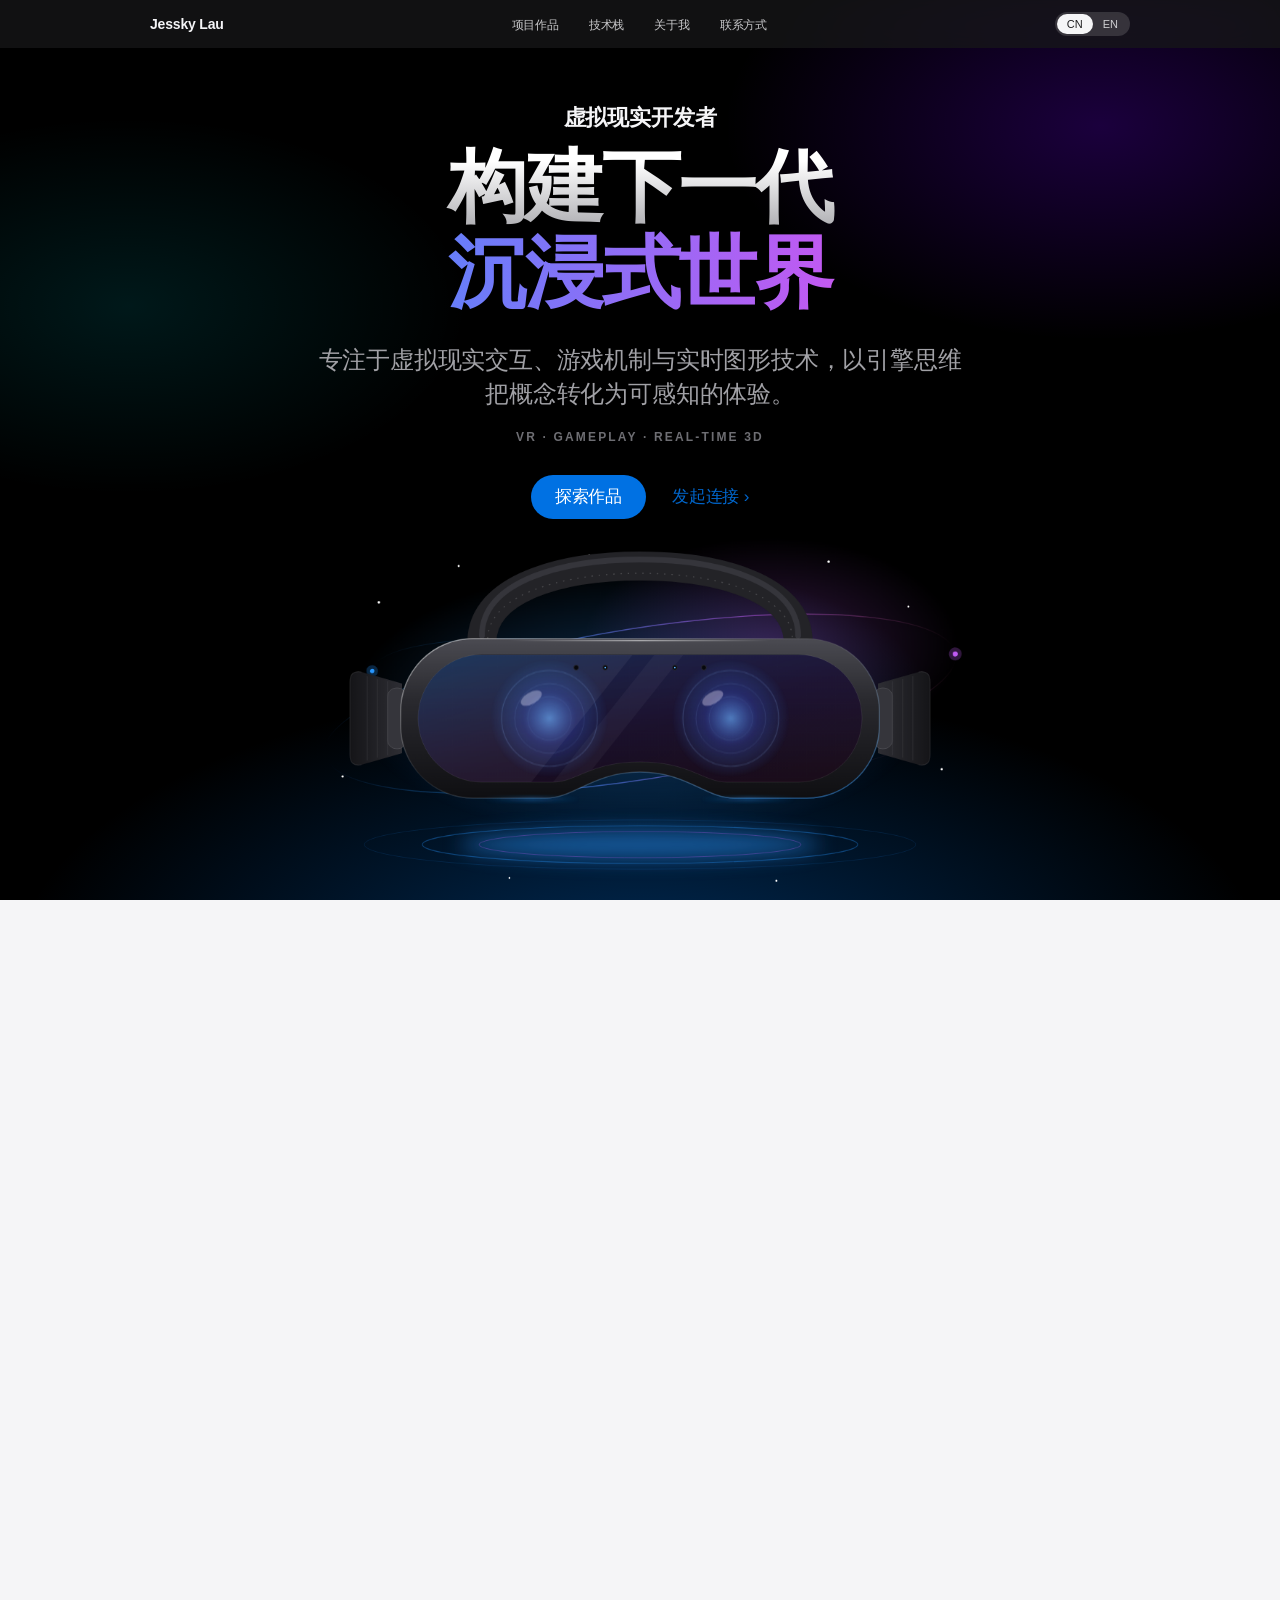
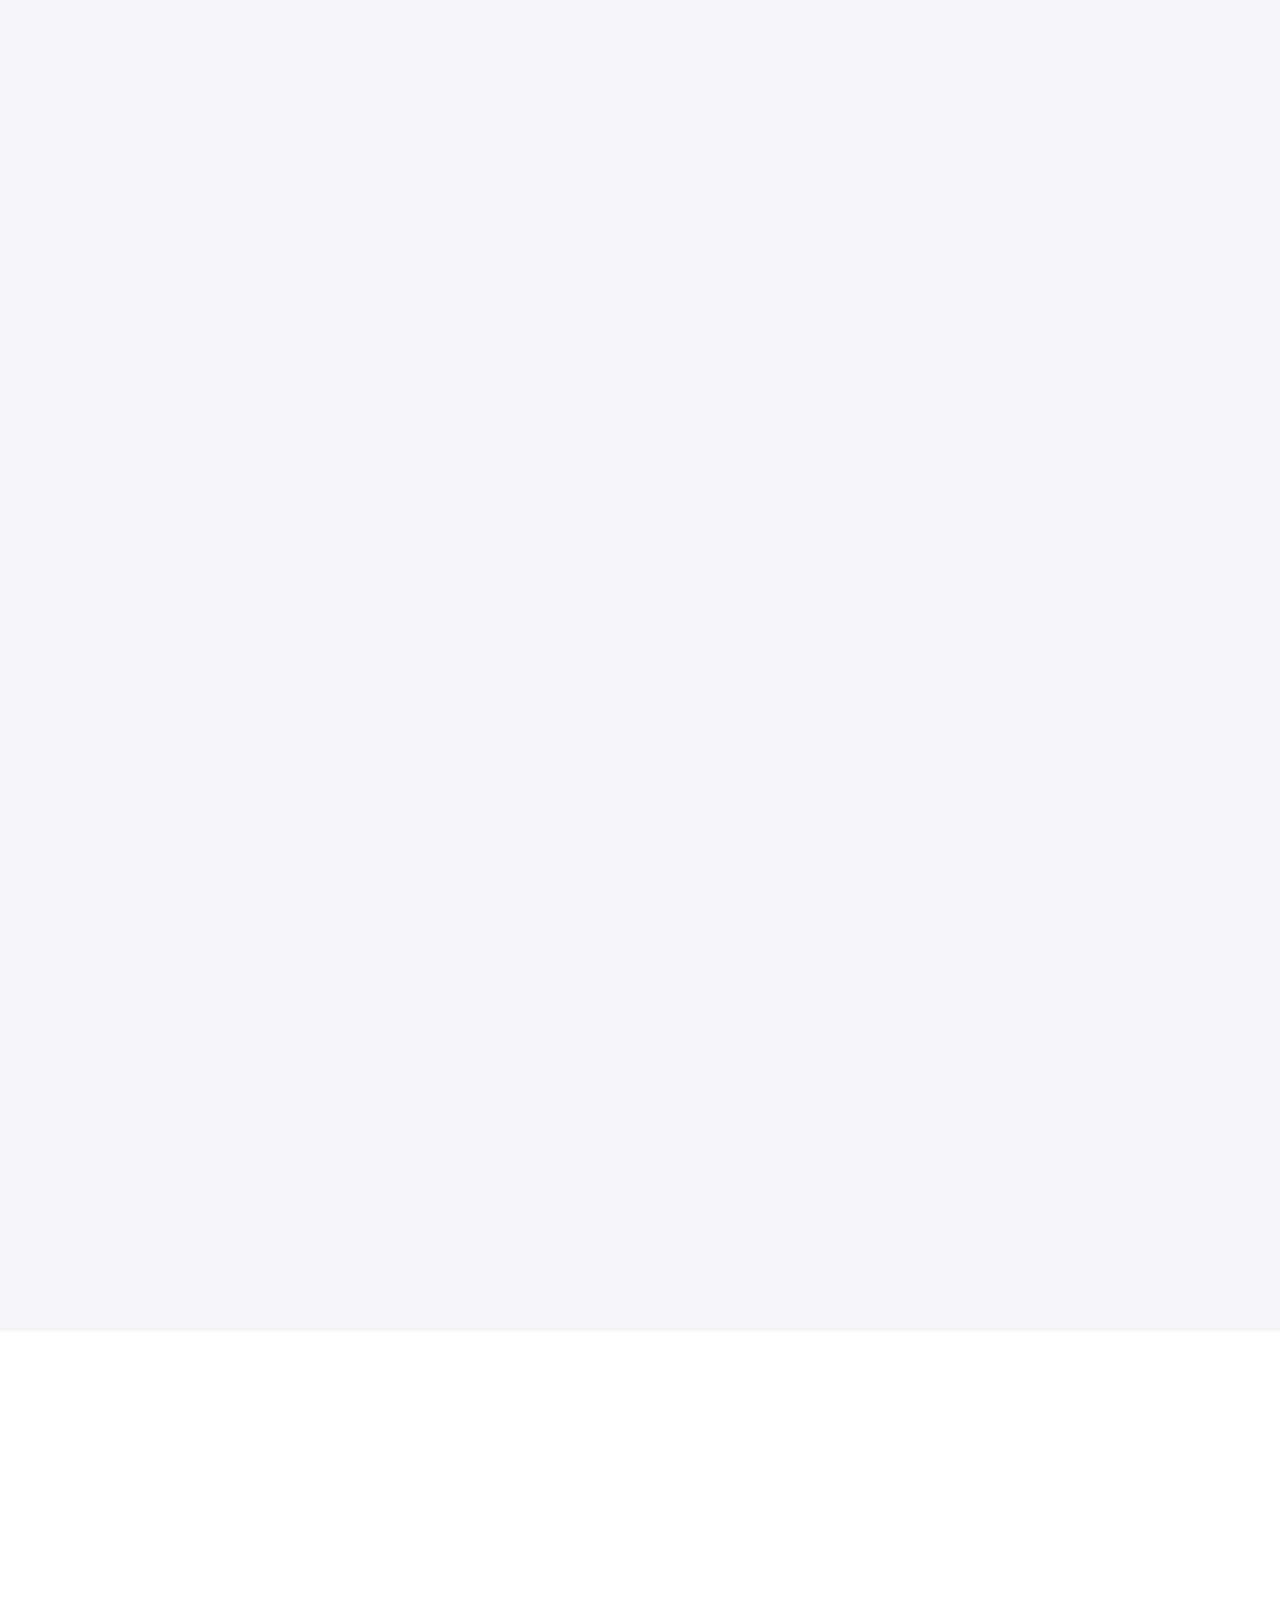
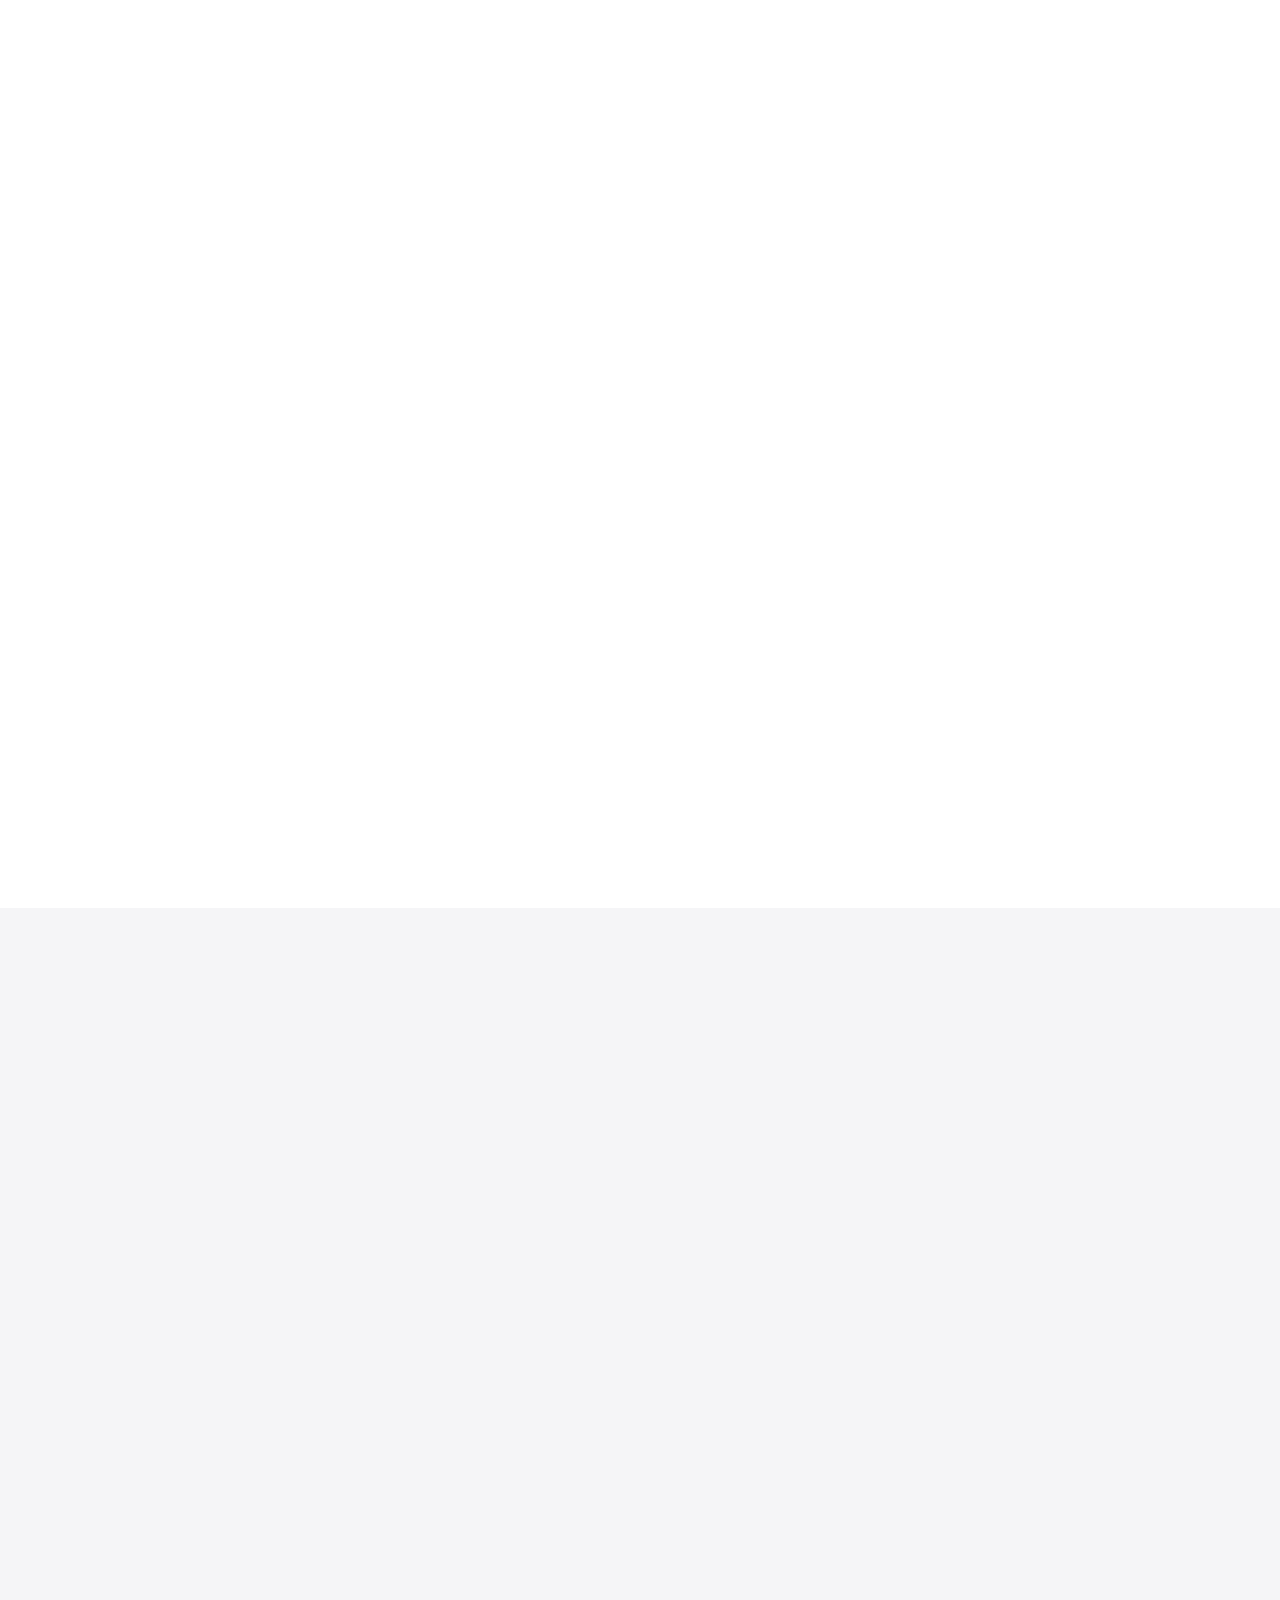
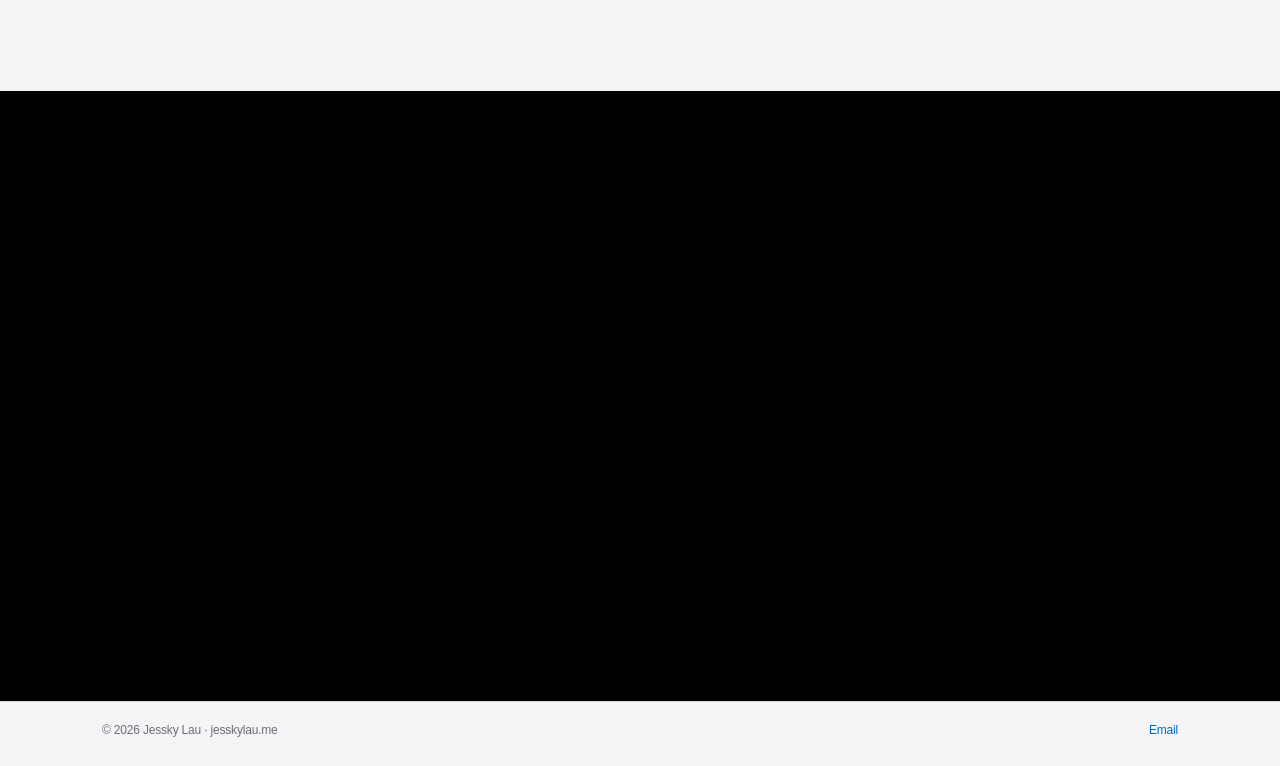
<file: index.html>
<!doctype html>
<html lang="zh-CN">

<head>
  <meta charset="utf-8">
  <meta name="viewport" content="width=device-width,initial-scale=1,viewport-fit=cover">
  <title>Jessky Lau | VR & Game Developer</title>
  <meta name="description"
    content="Jessky Lau，虚拟现实技术应用方向的 VR / AR 与游戏开发者。作品涵盖 Unity 与 Unreal Engine 5 的 VR / AR 交互、游戏 Demo 与实时 3D 图形。">
  <meta name="theme-color" content="#000000">
  <link rel="canonical" href="https://jesskylau.me/">
  <link rel="icon"
    href="data:image/svg+xml,%3Csvg xmlns='http://www.w3.org/2000/svg' viewBox='0 0 64 64'%3E%3Crect width='64' height='64' rx='14' fill='%23000'/%3E%3Ctext x='32' y='46' font-size='38' text-anchor='middle' fill='%23fff' font-family='Helvetica,Arial,sans-serif' font-weight='700'%3EJ%3C/text%3E%3C/svg%3E">
  <meta property="og:type" content="website">
  <meta property="og:site_name" content="Jessky Lau">
  <meta property="og:url" content="https://jesskylau.me/">
  <meta property="og:title" content="Jessky Lau | VR & Game Developer">
  <meta property="og:description" content="虚拟现实技术应用方向的 VR / AR 与游戏开发者 —— Unity、Unreal Engine 5、实时 3D 图形。">
  <meta property="og:image" content="https://jesskylau.me/og-image.png">
  <meta property="og:image:width" content="1200">
  <meta property="og:image:height" content="630">
  <meta property="og:locale" content="zh_CN">
  <meta name="twitter:card" content="summary_large_image">
  <meta name="twitter:title" content="Jessky Lau | VR & Game Developer">
  <meta name="twitter:description" content="虚拟现实技术应用方向的 VR / AR 与游戏开发者 —— Unity、Unreal Engine 5、实时 3D 图形。">
  <meta name="twitter:image" content="https://jesskylau.me/og-image.png">
  <script
    type="application/ld+json">{"@context":"https://schema.org","@type":"Person","name":"Jessky Lau","url":"https://jesskylau.me/","jobTitle":"VR & Game Developer"}</script>
  
  <style>
    :root {
      --ink: #1d1d1f;
      --ink2: #6e6e73;
      --ink3: #86868b;
      --bg: #fff;
      --bg2: #f5f5f7;
      --line: #d2d2d7;
      --blue: #0071e3;
      --link: #0066cc;
      --font: -apple-system, BlinkMacSystemFont, "SF Pro Display", "SF Pro Text", "Helvetica Neue", "PingFang SC", "Hiragino Sans GB", "Microsoft YaHei UI", "Microsoft YaHei", "Segoe UI", Roboto, Arial, sans-serif;
      --ease: cubic-bezier(.28, .11, .32, 1);
    }

    * {
      box-sizing: border-box
    }

    html {
      scroll-behavior: smooth;
      -webkit-text-size-adjust: 100%;
      scroll-padding-top: 60px
    }

    body {
      margin: 0;
      background: #000;
      color: var(--ink);
      font: 17px/1.47 var(--font);
      letter-spacing: -.011em;
      -webkit-font-smoothing: antialiased;
      -moz-osx-font-smoothing: grayscale;
      overflow-x: hidden
    }

    a {
      color: inherit;
      text-decoration: none
    }

    img {
      max-width: 100%
    }

    [hidden] {
      display: none !important
    }

    :focus-visible {
      outline: 2px solid var(--blue);
      outline-offset: 3px
    }

    .sr-only {
      position: absolute;
      width: 1px;
      height: 1px;
      overflow: hidden;
      clip: rect(0 0 0 0);
      white-space: nowrap
    }

    .skip {
      position: fixed;
      left: 12px;
      top: -60px;
      z-index: 100;
      background: #fff;
      color: #000;
      padding: 10px 16px;
      border-radius: 12px;
      font-size: 14px;
      transition: top .2s
    }

    .skip:focus {
      top: 8px
    }

    /* ---------- 顶部导航（半透明毛玻璃） ---------- */
    .nav {
      position: fixed;
      top: 0;
      left: 0;
      right: 0;
      height: 48px;
      z-index: 50;
      background: rgba(22, 22, 23, .8);
      -webkit-backdrop-filter: saturate(180%) blur(20px);
      backdrop-filter: saturate(180%) blur(20px)
    }

    .nav-in {
      max-width: 1024px;
      height: 100%;
      margin: 0 auto;
      padding: 0 22px;
      display: flex;
      align-items: center;
      justify-content: space-between;
      gap: 16px
    }

    .brand {
      font-size: 14px;
      font-weight: 600;
      color: #f5f5f7;
      white-space: nowrap
    }

    .b-short {
      display: none
    }

    .links {
      display: flex;
      gap: 30px;
      list-style: none;
      margin: 0;
      padding: 0
    }

    .links a {
      font-size: 12px;
      color: rgba(245, 245, 247, .8);
      transition: color .3s;
      white-space: nowrap
    }

    .links a:hover {
      color: #fff
    }

    .lang {
      display: inline-flex;
      background: rgba(255, 255, 255, .14);
      border-radius: 980px;
      padding: 2px
    }

    .lang button {
      border: 0;
      background: none;
      color: rgba(245, 245, 247, .8);
      font: 500 11px var(--font);
      padding: 4px 10px;
      border-radius: 980px;
      cursor: pointer;
      transition: background .3s, color .3s
    }

    .lang button.on {
      background: #f5f5f7;
      color: #1d1d1f
    }

    /* ---------- 通用组件 ---------- */
    .wrap {
      max-width: 1120px;
      margin: 0 auto;
      padding: 0 22px
    }

    .sec {
      padding: clamp(72px, 11vw, 140px) 0
    }

    .light {
      background: var(--bg);
      color: var(--ink)
    }

    .gray {
      background: var(--bg2);
      color: var(--ink)
    }

    .dark {
      background: #000;
      color: #f5f5f7
    }

    .head {
      text-align: center;
      max-width: 820px;
      margin: 0 auto clamp(32px, 5vw, 56px)
    }

    .kicker {
      font-size: clamp(14px, 1.6vw, 17px);
      font-weight: 600;
      color: #bf4800;
      margin: 0 0 8px
    }

    .dark .kicker {
      color: #ff9f0a
    }

    h2,
    h3 {
      text-wrap: balance
    }

    h2 {
      margin: 0;
      font-size: clamp(32px, 5.4vw, 56px);
      line-height: 1.1;
      font-weight: 700;
      letter-spacing: -.022em
    }

    .lead {
      font-size: clamp(19px, 2.2vw, 24px);
      line-height: 1.4;
      color: var(--ink2);
      font-weight: 500
    }

    .dark .lead {
      color: #a1a1a6
    }

    .button {
      display: inline-flex;
      align-items: center;
      justify-content: center;
      gap: 6px;
      padding: 12px 24px;
      border-radius: 980px;
      border: 0;
      background: var(--blue);
      color: #fff;
      font: 400 17px/1.2 var(--font);
      letter-spacing: -.01em;
      cursor: pointer;
      transition: background .3s, transform .3s var(--ease)
    }

    .button:hover {
      background: #0077ed
    }

    .button:active {
      transform: scale(.97)
    }

    .button.soft {
      background: #e8e8ed;
      color: var(--ink)
    }

    .button.soft:hover {
      background: #dcdce1
    }

    .button.soft-dark {
      background: rgba(255, 255, 255, .14);
      color: #f5f5f7
    }

    .button.soft-dark:hover {
      background: rgba(255, 255, 255, .22)
    }

    .button.small {
      padding: 9px 18px;
      font-size: 14px
    }

    .text-link {
      color: var(--link);
      font-size: 17px;
      cursor: pointer;
      transition: color .3s
    }

    .text-link:hover {
      text-decoration: underline
    }

    .dark .text-link {
      color: #2997ff
    }

    /* ---------- 首屏 ---------- */
    .hero {
      position: relative;
      overflow: hidden;
      text-align: center;
      color: #f5f5f7;
      display: flex;
      flex-direction: column;
      min-height: 100vh;
      min-height: 100svh;
      /* 首屏刚好装下：文字 + 头显 */
      padding: calc(48px + clamp(20px, 6vh, 96px)) 22px 0;
      background:
        radial-gradient(70% 46% at 50% 108%, rgba(0, 113, 227, .38), transparent 70%),
        radial-gradient(42% 34% at 86% 14%, rgba(112, 0, 255, .24), transparent 70%),
        radial-gradient(38% 30% at 10% 34%, rgba(0, 240, 255, .10), transparent 70%),
        #000
    }

    .hero-in {
      width: 100%;
      max-width: 900px;
      margin: 0 auto;
      flex: none
    }

    .hero.no-visual {
      padding-bottom: clamp(72px, 12vh, 120px)
    }

    /* vr-bg.svg 未加载时，给按钮留出底部空间 */
    .eyebrow {
      margin: 0 0 10px;
      font-size: clamp(17px, 2vw, 22px);
      font-weight: 600;
      color: #f5f5f7;
      animation: rise 1s var(--ease) both
    }

    .hero h1 {
      margin: 0;
      font-size: clamp(44px, min(8.6vw, 8.8vh), 100px);
      line-height: 1.08;
      font-weight: 700;
      letter-spacing: -.03em;
      animation: rise 1s var(--ease) .1s both
    }

    .hero h1 span {
      display: block
    }

    .h1a {
      background: linear-gradient(180deg, #fff 20%, #a1a1a6 110%);
      -webkit-background-clip: text;
      background-clip: text;
      color: transparent
    }

    .h1b {
      background: linear-gradient(90deg, #2997ff, #bf5af2 70%, #ff6bb0);
      -webkit-background-clip: text;
      background-clip: text;
      color: transparent;
      padding-bottom: .08em
    }

    .hero .sub {
      max-width: 660px;
      margin: clamp(14px, 2.4vh, 22px) auto 0;
      font-size: clamp(19px, 2.3vw, 24px);
      line-height: 1.4;
      font-weight: 500;
      color: #a1a1a6;
      animation: rise 1s var(--ease) .2s both
    }

    .tagline {
      margin: clamp(10px, 2vh, 18px) 0 0;
      font-size: 12px;
      font-weight: 600;
      letter-spacing: .18em;
      color: #6e6e73;
      animation: rise 1s var(--ease) .28s both
    }

    .hero .cta {
      display: flex;
      align-items: center;
      justify-content: center;
      gap: 26px;
      flex-wrap: wrap;
      margin-top: clamp(20px, 3.2vh, 30px);
      animation: rise 1s var(--ease) .36s both
    }

    .hero-visual {
      position: relative;
      flex: 1 1 auto;
      min-height: clamp(180px, 30vh, 340px);
      margin: clamp(8px, 2vh, 24px) auto 0;
      width: min(860px, 100%);
      animation: rise 1.2s var(--ease) .45s both
    }

    .hero-visual img {
      display: block;
      margin: 0 auto;
      width: auto;
      height: auto;
      max-height: min(50vh, 460px);
      max-width: 100%;
      filter: drop-shadow(0 0 60px rgba(41, 151, 255, .25))
    }

    .hero-visual svg {
      position: absolute;
      inset: 0;
      display: block;
      width: 100%;
      height: 100%
    }

    /* 自动缩放并居中，始终完整显示 */
    /* ---------- 首页 VR 头显：鼠标交互（3D 倾斜 + 分层视差 + 镜片跟随 + 点击脉冲） ---------- */
    .hero-visual svg {
      transform-origin: 50% 62%;
      will-change: transform
    }

    .vr-l-back,
    .vr-l-floor,
    .vr-l-part,
    .vr-l-head,
    .vr-look {
      will-change: transform
    }

    .vr-flash {
      opacity: 0
    }

    .vr-pulse {
      opacity: 0;
      fill: none;
      transform-box: fill-box;
      transform-origin: center
    }

    .hero-visual.pulse .vr-pulse {
      animation: vrPulse 1s ease-out both
    }

    .hero-visual.pulse .vr-pulse.p2 {
      animation-delay: .18s
    }

    .hero-visual.pulse .vr-flash {
      animation: vrFlash .8s ease-out both
    }

    .hero-visual.hot .vr-breathe {
      animation-duration: 2.4s
    }

    @keyframes vrPulse {
      0% {
        opacity: .9;
        transform: scale(.25)
      }

      100% {
        opacity: 0;
        transform: scale(3.3)
      }
    }

    @keyframes vrFlash {
      0% {
        opacity: .5
      }

      100% {
        opacity: 0
      }
    }

    @media (prefers-reduced-motion:reduce) {

      .hero-visual.pulse .vr-pulse,
      .hero-visual.pulse .vr-flash {
        animation: none
      }
    }

    @keyframes rise {
      from {
        opacity: 0;
        transform: translateY(26px)
      }

      to {
        opacity: 1;
        transform: none
      }
    }

    /* ---------- 作品集 ---------- */
    .filters {
      display: flex;
      justify-content: center;
      margin-bottom: clamp(28px, 4vw, 44px)
    }

    .seg {
      display: inline-flex;
      gap: 2px;
      max-width: 100%;
      overflow-x: auto;
      scrollbar-width: none;
      background: #e8e8ed;
      border-radius: 980px;
      padding: 4px
    }

    .seg::-webkit-scrollbar {
      display: none
    }

    .filter {
      flex: none;
      border: 0;
      background: none;
      color: var(--ink);
      font: 500 14px/1.2 var(--font);
      padding: 9px 20px;
      border-radius: 980px;
      cursor: pointer;
      white-space: nowrap;
      transition: background .3s, box-shadow .3s, color .3s
    }

    .filter:hover {
      color: #000
    }

    .filter.active {
      background: #fff;
      box-shadow: 0 1px 4px rgba(0, 0, 0, .14)
    }

    .projects {
      display: flex;
      flex-wrap: wrap;
      justify-content: center;
      gap: 20px
    }

    .project {
      position: relative;
      display: flex;
      flex-direction: column;
      flex: 0 1 calc((100% - 40px)/3);
      min-width: 0;
      background: #fff;
      border-radius: 28px;
      overflow: hidden;
      cursor: pointer;
      box-shadow: 0 1px 2px rgba(0, 0, 0, .04);
      transition: transform .4s var(--ease), box-shadow .4s var(--ease)
    }

    .project:hover {
      transform: translateY(-4px);
      box-shadow: 0 24px 48px rgba(0, 0, 0, .12)
    }

    .project.hide {
      display: none
    }

    .visual {
      position: relative;
      aspect-ratio: 16/10;
      overflow: hidden;
      background:
        radial-gradient(80% 90% at 22% 8%, var(--c) -30%, transparent 62%),
        radial-gradient(70% 80% at 88% 96%, rgba(112, 0, 255, .38), transparent 62%),
        #0a0a0d
    }

    .visual::before {
      content: "";
      position: absolute;
      inset: 0;
      background: var(--img, none) center/cover no-repeat
    }

    .visual.cover::before {
      background: linear-gradient(180deg, rgba(0, 0, 0, 0) 30%, rgba(0, 0, 0, .74)), var(--img) center/cover no-repeat;
      transition: transform .9s var(--ease)
    }

    .project:hover .visual.cover::before {
      transform: scale(1.045)
    }

    .visual::after {
      content: attr(data-code);
      position: absolute;
      left: 24px;
      bottom: 20px;
      right: 24px;
      font-size: 22px;
      font-weight: 600;
      letter-spacing: -.01em;
      color: rgba(255, 255, 255, .92);
      text-shadow: 0 2px 16px rgba(0, 0, 0, .35)
    }

    .project-info {
      padding: 24px 28px 8px;
      flex: 1
    }

    .meta {
      font-size: 12px;
      font-weight: 600;
      letter-spacing: .06em;
      text-transform: uppercase;
      color: var(--ink3);
      margin-bottom: 6px
    }

    .project h3 {
      margin: 0 0 8px;
      font-size: 26px;
      line-height: 1.15;
      font-weight: 700;
      letter-spacing: -.018em
    }

    .project p {
      margin: 0 0 14px;
      font-size: 15px;
      line-height: 1.47;
      color: var(--ink2)
    }

    .tag {
      display: inline-block;
      margin: 0 6px 6px 0;
      padding: 3px 10px;
      border-radius: 980px;
      background: var(--bg2);
      color: var(--ink2);
      font-size: 12px
    }

    .view {
      display: block;
      padding: 8px 28px 26px;
      font-size: 15px;
      color: var(--link)
    }

    .project:hover .view {
      text-decoration: underline
    }

    /* ---------- 技术栈 ---------- */
    .mind {
      background: #000;
      color: #f5f5f7;
      border-radius: 28px;
      padding: clamp(32px, 6vw, 72px);
      display: grid;
      grid-template-columns: 1.3fr 1fr;
      gap: clamp(24px, 5vw, 64px);
      align-items: center;
      margin-bottom: 20px;
      background: radial-gradient(60% 90% at 100% 0%, rgba(112, 0, 255, .35), transparent 65%), radial-gradient(50% 80% at 0% 100%, rgba(0, 113, 227, .30), transparent 65%), #000
    }

    .mind h3 {
      margin: 0 0 14px;
      font-size: clamp(28px, 4.4vw, 48px);
      line-height: 1.1;
      font-weight: 700;
      letter-spacing: -.022em
    }

    .mind p {
      margin: 0;
      font-size: clamp(17px, 1.8vw, 21px);
      line-height: 1.45;
      color: #a1a1a6
    }

    .stats {
      display: grid;
      grid-template-columns: 1fr 1fr;
      gap: 20px
    }

    .stats div {
      text-align: center
    }

    .stats b {
      display: block;
      font-size: clamp(48px, 7vw, 80px);
      line-height: 1;
      font-weight: 700;
      letter-spacing: -.03em;
      background: linear-gradient(90deg, #2997ff, #bf5af2);
      -webkit-background-clip: text;
      background-clip: text;
      color: transparent
    }

    .stats small {
      display: block;
      margin-top: 8px;
      font-size: 14px;
      color: #a1a1a6
    }

    .skill-grid {
      display: grid;
      grid-template-columns: repeat(3, 1fr);
      gap: 20px
    }

    .skill {
      background: var(--bg2);
      border-radius: 24px;
      padding: 28px
    }

    .icon {
      width: 46px;
      height: 46px;
      border-radius: 13px;
      background: #fff;
      display: flex;
      align-items: center;
      justify-content: center;
      font-size: 16px;
      font-weight: 700;
      margin-bottom: 22px;
      box-shadow: 0 1px 3px rgba(0, 0, 0, .08)
    }

    .skill b {
      display: block;
      font-size: 19px;
      font-weight: 600;
      letter-spacing: -.014em
    }

    .skill small {
      display: block;
      margin-top: 2px;
      font-size: 14px;
      color: var(--ink2)
    }

    /* ---------- 关于 ---------- */
    .about {
      display: grid;
      grid-template-columns: 1fr 1fr;
      gap: clamp(32px, 7vw, 96px);
      align-items: start
    }

    .about>div:first-child {
      position: sticky;
      top: 96px
    }

    .about h2 {
      font-size: clamp(30px, 4.4vw, 48px)
    }

    .about h2 em {
      font-style: normal;
      background: linear-gradient(90deg, #0071e3, #7a5cff);
      -webkit-background-clip: text;
      background-clip: text;
      color: transparent
    }

    .about-desc {
      margin: 0 0 28px;
      font-size: clamp(18px, 1.9vw, 21px);
      line-height: 1.5;
      color: var(--ink2)
    }

    .cred {
      padding: 20px 0;
      border-top: 1px solid var(--line)
    }

    .cred:last-child {
      border-bottom: 1px solid var(--line)
    }

    .cred b {
      display: block;
      font-size: 12px;
      font-weight: 600;
      letter-spacing: .08em;
      color: var(--ink3);
      margin-bottom: 4px
    }

    .cred div {
      font-size: 21px;
      font-weight: 600;
      letter-spacing: -.015em
    }

    .cred small {
      display: block;
      margin-top: 2px;
      font-size: 14px;
      font-weight: 400;
      color: var(--ink2);
      letter-spacing: 0
    }

    /* ---------- 联系 ---------- */
    .contact {
      text-align: center
    }

    .contact .lead {
      max-width: 640px;
      margin: 18px auto 0
    }

    .contact .cta {
      display: flex;
      justify-content: center;
      gap: 14px;
      flex-wrap: wrap;
      margin-top: 34px
    }

    .mail-line {
      margin: 22px 0 0;
      font-size: 15px;
      color: #86868b;
      user-select: all
    }

    .footer {
      background: var(--bg2);
      color: var(--ink2);
      font-size: 12px;
      padding: 20px 0 26px;
      border-top: 1px solid #d2d2d7
    }

    .footer .wrap {
      display: flex;
      justify-content: space-between;
      gap: 12px;
      flex-wrap: wrap
    }

    .footer a {
      color: var(--link)
    }

    .footer a:hover {
      text-decoration: underline
    }

    /* ---------- 滚动显现 ---------- */
    .js .reveal {
      opacity: 0;
      transform: translateY(32px)
    }

    .js .reveal.in {
      opacity: 1;
      transform: none;
      transition: opacity 1s var(--ease) var(--d, 0s), transform 1s var(--ease) var(--d, 0s)
    }

    .js .reveal.done {
      transition: transform .4s var(--ease), box-shadow .4s var(--ease)
    }

    .js .project.done:hover {
      transform: translateY(-4px)
    }

    /* ---------- 技能卡片：鼠标交互（悬停上浮 + 跟随光斑 + 图标弹跳） ---------- */
    .skill {
      position: relative;
      overflow: hidden;
      isolation: isolate
    }

    .skill::before {
      content: "";
      position: absolute;
      inset: 0;
      z-index: -1;
      pointer-events: none;
      opacity: 0;
      transition: opacity .35s var(--ease);
      background: radial-gradient(260px circle at var(--mx, 50%) var(--my, 50%), rgba(0, 113, 227, .16), rgba(112, 0, 255, .06) 45%, transparent 70%)
    }

    .skill .icon {
      transition: transform .45s var(--ease), box-shadow .45s var(--ease)
    }

    @media (hover:hover) {
      .skill:hover {
        transform: translateY(-4px);
        box-shadow: 0 20px 44px rgba(0, 0, 0, .10), inset 0 0 0 1px rgba(0, 113, 227, .16)
      }

      .js .skill.done:hover {
        transform: translateY(-4px)
      }

      .skill:hover::before {
        opacity: 1
      }

      .skill:hover .icon {
        transform: translateY(-3px) scale(1.12) rotate(-4deg);
        box-shadow: 0 10px 22px rgba(0, 0, 0, .14)
      }
    }

    .js .skill.done:active {
      transform: scale(.985)
    }

    @media (prefers-reduced-motion:reduce) {

      .skill,
      .skill::before,
      .skill .icon {
        transition: none
      }

      .skill:hover,
      .js .skill.done:hover,
      .skill:hover .icon {
        transform: none
      }
    }

    /* ---------- 作品详情弹窗（苹果风浅色面板） ---------- */
    .project-dialog {
      padding: 0;
      border: 0;
      border-radius: 28px;
      background: #fff;
      color: var(--ink);
      width: min(1000px, calc(100% - 32px));
      max-width: none;
      max-height: 92vh;
      max-height: 92dvh;
      overflow: hidden;
      box-shadow: 0 40px 120px rgba(0, 0, 0, .45)
    }

    .project-dialog[open] {
      display: flex;
      flex-direction: column;
      animation: pop .45s var(--ease)
    }

    .project-dialog::backdrop {
      background: rgba(0, 0, 0, .45);
      -webkit-backdrop-filter: blur(18px);
      backdrop-filter: blur(18px)
    }

    @keyframes pop {
      from {
        opacity: 0;
        transform: scale(.96) translateY(14px)
      }

      to {
        opacity: 1;
        transform: none
      }
    }

    .modal-bar {
      flex: none;
      display: flex;
      align-items: center;
      justify-content: space-between;
      gap: 12px;
      padding: 12px 16px 12px 28px;
      border-bottom: 1px solid rgba(0, 0, 0, .08);
      background: rgba(255, 255, 255, .9)
    }

    .modal-kicker {
      font-size: 12px;
      font-weight: 600;
      letter-spacing: .06em;
      text-transform: uppercase;
      color: var(--ink3)
    }

    .modal-close-btn {
      flex: none;
      width: 34px;
      height: 34px;
      border-radius: 50%;
      border: 0;
      background: rgba(0, 0, 0, .07);
      color: #515154;
      font-size: 22px;
      line-height: 1;
      cursor: pointer;
      display: flex;
      align-items: center;
      justify-content: center;
      transition: background .3s
    }

    .modal-close-btn:hover {
      background: rgba(0, 0, 0, .14)
    }

    .modal-content-scroll {
      flex: 1 1 auto;
      min-height: 0;
      overflow-y: auto;
      -webkit-overflow-scrolling: touch;
      overscroll-behavior: contain;
      padding: 24px 28px 40px
    }

    .video-toolbar {
      display: flex;
      align-items: center;
      justify-content: space-between;
      gap: 12px;
      margin-bottom: 14px
    }

    .v-tab-group {
      display: flex;
      gap: 8px
    }

    .v-tab-btn {
      border: 0;
      background: var(--ink);
      color: #fff;
      font: 500 13px/1.2 var(--font);
      padding: 8px 16px;
      border-radius: 980px;
      cursor: default
    }

    .v-src {
      display: flex;
      align-items: center;
      gap: 14px;
      flex-wrap: wrap
    }

    .seg-mini {
      display: inline-flex;
      padding: 3px;
      border-radius: 980px;
      background: rgba(0, 0, 0, .06)
    }

    .seg-btn {
      border: 0;
      background: transparent;
      color: #515154;
      font: 500 12.5px/1 var(--font);
      padding: 7px 14px;
      border-radius: 980px;
      cursor: pointer;
      transition: background .25s, color .25s, box-shadow .25s
    }

    .seg-btn.on {
      background: #fff;
      color: var(--ink);
      box-shadow: 0 1px 4px rgba(0, 0, 0, .14)
    }

    .video-showcase-box {
      position: relative;
      aspect-ratio: 16/9;
      background: #000;
      border-radius: 20px;
      overflow: hidden;
      margin-bottom: 36px
    }

    .modal-video-elem {
      display: block;
      width: 100%;
      height: 100%;
      object-fit: contain;
      background: #000
    }

    .video-placeholder-overlay {
      position: absolute;
      inset: 0;
      display: flex;
      flex-direction: column;
      align-items: center;
      justify-content: center;
      text-align: center;
      padding: 24px;
      gap: 8px;
      color: #f5f5f7;
      background: radial-gradient(60% 70% at 50% 25%, #2a2a2e, #000)
    }

    .v-place-icon {
      flex: none;
      width: 54px;
      height: 54px;
      border-radius: 50%;
      background: rgba(255, 255, 255, .12);
      display: flex;
      align-items: center;
      justify-content: center;
      font-size: 18px;
      margin-bottom: 6px;
      padding-left: 3px
    }

    .v-place-title {
      font-size: 21px;
      font-weight: 600;
      letter-spacing: -.015em
    }

    .v-place-desc {
      max-width: 420px;
      font-size: 14px;
      line-height: 1.45;
      color: #a1a1a6
    }

    .video-status-overlay {
      position: absolute;
      left: 14px;
      top: 14px;
      pointer-events: none
    }

    .live-pill {
      display: inline-flex;
      align-items: center;
      gap: 8px;
      padding: 5px 12px;
      border-radius: 980px;
      background: rgba(255, 255, 255, .14);
      -webkit-backdrop-filter: blur(12px);
      backdrop-filter: blur(12px);
      color: #f5f5f7;
      font-size: 11px;
      font-weight: 600;
      letter-spacing: .04em
    }

    .live-indicator {
      width: 6px;
      height: 6px;
      border-radius: 50%;
      background: #30d158
    }

    .modal-heading {
      margin-bottom: 26px
    }

    .modal-heading h3:focus {
      outline: none
    }

    .modal-heading h3 {
      margin: 0;
      font-size: clamp(30px, 5vw, 48px);
      line-height: 1.08;
      font-weight: 700;
      letter-spacing: -.024em
    }

    .modal-desc-sub {
      margin-top: 10px;
      font-size: clamp(17px, 2vw, 21px);
      line-height: 1.4;
      color: var(--ink2)
    }

    .specs-grid {
      display: grid;
      grid-template-columns: repeat(auto-fit, minmax(200px, 1fr));
      gap: 20px 28px;
      background: var(--bg2);
      border-radius: 20px;
      padding: 24px 28px;
      margin-bottom: 24px
    }

    .spec-col span {
      display: block;
      font-size: 11px;
      font-weight: 600;
      letter-spacing: .08em;
      text-transform: uppercase;
      color: var(--ink3);
      margin-bottom: 4px
    }

    .spec-col strong {
      display: block;
      font-size: 16px;
      font-weight: 600;
      line-height: 1.35;
      letter-spacing: -.01em
    }

    .breakdown-list {
      display: grid;
      gap: 16px
    }

    .breakdown-card {
      background: var(--bg2);
      border-radius: 20px;
      padding: 28px
    }

    .breakdown-card h4 {
      margin: 0 0 10px;
      font-size: 21px;
      line-height: 1.25;
      font-weight: 700;
      letter-spacing: -.018em
    }

    .breakdown-card p {
      margin: 0;
      font-size: 16px;
      line-height: 1.6;
      color: #424245
    }

    .breakdown-card strong {
      color: var(--ink)
    }

    .modal-foot-actions {
      display: flex;
      justify-content: space-between;
      align-items: center;
      gap: 14px;
      flex-wrap: wrap;
      margin-top: 32px
    }

    .modal-links {
      display: flex;
      gap: 12px;
      flex-wrap: wrap
    }

    /* ---------- 首页文字与眼镜：完全滚出视口后复位，回到首页时重新播放入场动画 ---------- */
    .hero.reset .eyebrow,
    .hero.reset h1,
    .hero.reset .sub,
    .hero.reset .tagline,
    .hero.reset .cta,
    .hero.reset .hero-visual {
      animation: none;
      opacity: 0
    }

    /* ---------- 响应式 ---------- */
    @media(max-width:1068px) {
      .project {
        flex-basis: calc((100% - 20px)/2)
      }
    }

    @media(max-width:860px) {
      .mind {
        grid-template-columns: 1fr
      }

      .about {
        grid-template-columns: 1fr
      }

      .about>div:first-child {
        position: static
      }

      .skill-grid {
        grid-template-columns: repeat(2, 1fr)
      }
    }

    @media(max-width:640px) {
      body {
        font-size: 16px
      }

      .project {
        flex-basis: 100%
      }

      .nav-in {
        padding: 0 14px;
        gap: 10px
      }

      .links {
        gap: 16px
      }

      .b-full {
        display: none
      }

      .b-short {
        display: inline
      }

      .hero-visual {
        min-height: 190px
      }

      .skill-grid {
        gap: 12px
      }

      .skill {
        padding: 20px
      }

      .footer .wrap {
        justify-content: center;
        text-align: center
      }

      /* 弹窗：手机端定高，内容区独立滚动（iOS Safari 高度塌陷修复） */
      .project-dialog {
        width: calc(100% - 16px);
        height: 92vh;
        height: 92dvh;
        border-radius: 24px
      }

      .modal-bar {
        padding: 10px 12px 10px 20px
      }

      .modal-content-scroll {
        padding: 18px 18px 32px
      }

      .video-toolbar {
        flex-direction: column;
        align-items: flex-start;
        gap: 8px
      }

      .video-showcase-box {
        aspect-ratio: auto;
        min-height: 270px;
        display: flex;
        align-items: center;
        margin-bottom: 28px;
        border-radius: 16px
      }

      .modal-video-elem {
        height: auto;
        aspect-ratio: 16/9
      }

      .video-placeholder-overlay {
        padding-top: 52px
      }

      .specs-grid {
        padding: 18px 20px
      }

      .breakdown-card {
        padding: 20px
      }

      .modal-foot-actions {
        flex-direction: column;
        align-items: stretch
      }

      .modal-links {
        flex-direction: column
      }

      .modal-foot-actions .button {
        width: 100%
      }
    }

    @media(prefers-reduced-motion:reduce) {
      html {
        scroll-behavior: auto
      }

      *,
      *::before,
      *::after {
        animation: none !important;
        transition: none !important
      }

      .js .reveal {
        opacity: 1;
        transform: none
      }
    }

    body:has(dialog[open]) {
      overflow: hidden
    }
    .visual.cover::before { background: linear-gradient(180deg, transparent 30%, rgba(0,0,0,.74)); z-index: 1; }
    .visual::after { z-index: 2; }
    .project-cover { position:absolute; inset:0; width:100%; height:100%; object-fit:cover; transition:transform .9s var(--ease); }
    .project:hover .project-cover { transform:scale(1.045); }
    #retryVideo { margin-top:16px; }

    .project-actions { display:flex; align-items:center; justify-content:space-between; gap:12px; padding:8px 28px 26px; }
    .project-actions .view { padding:0; }
    .try-button { border:0; border-radius:980px; padding:9px 17px; background:var(--blue); color:#fff; font:500 14px var(--font); cursor:pointer; }
    .try-button:hover { background:#0077ed; }
    .modal-heading .try-button { margin-top:18px; }
    .download-dialog { width:min(560px,calc(100% - 32px)); max-height:85vh; padding:32px; border:0; border-radius:24px; color:var(--ink); background:#fff; overflow:auto; }
    .download-dialog::backdrop { background:rgba(0,0,0,.55); backdrop-filter:blur(8px); }
    .download-dialog h2 { font-size:28px; padding-right:32px; }
    .download-close { position:absolute; top:16px; right:16px; width:32px; height:32px; border:0; border-radius:50%; background:var(--bg2); font-size:24px; cursor:pointer; }
    .download-intro,.download-empty { color:var(--ink2); font-size:15px; line-height:1.6; }
    .download-item { display:flex; align-items:center; justify-content:space-between; gap:16px; padding:20px 0; border-bottom:1px solid var(--line); }
    .download-item strong { display:block; font-size:17px; }
    .download-item small { display:block; color:var(--ink2); margin-top:4px; overflow-wrap:anywhere; }
    .download-item a { flex-shrink:0; }
    @media(max-width:420px) { .project-actions { padding-left:20px; padding-right:20px; } .download-dialog { padding:24px; } }
  </style>
</head>

<body>
  <a class="skip" href="#projects" data-t="skip">跳到作品</a>

  <nav class="nav" aria-label="Main">
    <div class="nav-in">
      <a class="brand" href="#home" aria-label="Jessky Lau"><span class="b-full">Jessky Lau</span><span
          class="b-short">JL</span></a>
      <ul class="links">
        <li><a href="#projects" data-t="projects">项目作品</a></li>
        <li><a href="#skills" data-t="skills">技术栈</a></li>
        <li><a href="#about" data-t="about">关于我</a></li>
        <li><a href="#contact" data-t="contact">联系方式</a></li>
      </ul>
      <div class="lang" role="group" aria-label="Language">
        <button class="on" data-l="zh" type="button">CN</button>
        <button data-l="en" type="button">EN</button>
      </div>
    </div>
  </nav>

  <main id="main">

    <header class="hero" id="home">
      <div class="hero-in">
        <p class="eyebrow" data-t="identity">虚拟现实开发者</p>
        <h1><span class="h1a" data-t="hero1">构建下一代</span><span class="h1b" data-t="hero2">沉浸式世界</span></h1>
        <p class="sub" data-t="desc">专注于虚拟现实交互、游戏机制与实时图形技术，以引擎思维把概念转化为可感知的体验。</p>
        <p class="tagline" data-t="typed">VR · GAMEPLAY · REAL-TIME 3D</p>
        <div class="cta">
          <a class="button" href="#projects" data-t="work">探索作品</a>
          <a class="text-link" href="#contact" data-t="talk">发起连接 ›</a>
        </div>
      </div>
      <div class="hero-visual" aria-hidden="true">
        <svg xmlns="http://www.w3.org/2000/svg" viewBox="0 0 960 500" width="960" height="500" fill="none" role="img"
          aria-label="VR headset" focusable="false">
          <defs>
            <linearGradient id="vrShell" x1="0" y1="0" x2="0" y2="1">
              <stop offset="0" stop-color="#4b4b52" />
              <stop offset=".38" stop-color="#2a2a2f" />
              <stop offset="1" stop-color="#0f0f12" />
            </linearGradient>
            <linearGradient id="vrRim" x1="0" y1="0" x2="1" y2="1">
              <stop offset="0" stop-color="#fff" stop-opacity=".6" />
              <stop offset=".45" stop-color="#fff" stop-opacity=".06" />
              <stop offset="1" stop-color="#2997ff" stop-opacity=".55" />
            </linearGradient>
            <linearGradient id="vrGlass" x1="0" y1="0" x2="0" y2="1">
              <stop offset="0" stop-color="#0a0f20" />
              <stop offset="1" stop-color="#020308" />
            </linearGradient>
            <linearGradient id="vrIri" x1="0" y1="0" x2="1" y2="1">
              <stop offset="0" stop-color="#2997ff" stop-opacity=".24" />
              <stop offset=".55" stop-color="#bf5af2" stop-opacity=".12" />
              <stop offset="1" stop-color="#ff6bb0" stop-opacity=".1" />
            </linearGradient>
            <linearGradient id="vrSheen" x1="0" y1="0" x2="1" y2="0">
              <stop offset="0" stop-color="#fff" stop-opacity="0" />
              <stop offset=".5" stop-color="#fff" stop-opacity=".22" />
              <stop offset="1" stop-color="#fff" stop-opacity="0" />
            </linearGradient>
            <radialGradient id="vrFlashG" cx=".5" cy=".5" r=".5">
              <stop offset="0" stop-color="#fff" stop-opacity=".95" />
              <stop offset=".5" stop-color="#9fd8ff" stop-opacity=".35" />
              <stop offset="1" stop-color="#5ab4ff" stop-opacity="0" />
            </radialGradient>
            <radialGradient id="vrLens" cx=".5" cy=".5" r=".5">
              <stop offset="0" stop-color="#5ab4ff" stop-opacity=".7" />
              <stop offset=".45" stop-color="#2a5bd7" stop-opacity=".32" />
              <stop offset="1" stop-color="#2997ff" stop-opacity="0" />
            </radialGradient>
            <linearGradient id="vrStrap" x1="0" y1="0" x2="1" y2="0">
              <stop offset="0" stop-color="#151518" />
              <stop offset="1" stop-color="#2e2e34" />
            </linearGradient>
            <linearGradient id="vrEdge" x1="0" y1="0" x2="1" y2="0">
              <stop offset="0" stop-color="#2997ff" stop-opacity="0" />
              <stop offset=".5" stop-color="#2997ff" stop-opacity=".8" />
              <stop offset="1" stop-color="#2997ff" stop-opacity="0" />
            </linearGradient>
            <linearGradient id="vrTop" x1="0" y1="0" x2="1" y2="0">
              <stop offset="0" stop-color="#fff" stop-opacity="0" />
              <stop offset=".5" stop-color="#fff" stop-opacity=".55" />
              <stop offset="1" stop-color="#fff" stop-opacity="0" />
            </linearGradient>
            <linearGradient id="vrRing" x1="0" y1="0" x2="1" y2="0">
              <stop offset="0" stop-color="#2997ff" stop-opacity="0" />
              <stop offset=".3" stop-color="#2997ff" stop-opacity=".8" />
              <stop offset=".7" stop-color="#bf5af2" stop-opacity=".8" />
              <stop offset="1" stop-color="#ff6bb0" stop-opacity="0" />
            </linearGradient>
            <radialGradient id="vrGlowB" cx=".5" cy=".5" r=".5">
              <stop offset="0" stop-color="#2997ff" stop-opacity=".34" />
              <stop offset="1" stop-color="#2997ff" stop-opacity="0" />
            </radialGradient>
            <radialGradient id="vrGlowV" cx=".5" cy=".5" r=".5">
              <stop offset="0" stop-color="#bf5af2" stop-opacity=".26" />
              <stop offset="1" stop-color="#bf5af2" stop-opacity="0" />
            </radialGradient>
            <filter id="vrBlur14" x="-30%" y="-100%" width="160%" height="300%">
              <feGaussianBlur stdDeviation="14" />
            </filter>
            <filter id="vrBlur3" x="-20%" y="-200%" width="140%" height="500%">
              <feGaussianBlur stdDeviation="3" />
            </filter>
            <clipPath id="vrVisorClip">
              <path
                d="M262 222H698A88 88 0 0 1 786 310A88 88 0 0 1 698 398H600C568 398 548 370 480 370C412 370 392 398 360 398H262A88 88 0 0 1 174 310A88 88 0 0 1 262 222Z" />
            </clipPath>
            <g id="vrStrapL">
              <path d="M152 262L96 246Q80 243 80 260V360Q80 377 96 374L152 358Z" fill="url(#vrStrap)" />
              <path d="M96 246Q80 243 80 260V360Q80 377 96 374" stroke="#fff" stroke-opacity=".1" stroke-width="1.2" />
              <path d="M104 252V368M118 256V364M132 259V361" stroke="#fff" stroke-opacity=".06" stroke-width="1.5" />
              <rect x="132" y="268" width="26" height="84" rx="12" fill="#35353b" />
              <rect x="132" y="268" width="26" height="84" rx="12" stroke="#fff" stroke-opacity=".12" />
            </g>
          </defs>

          <style>
            .vr-float {
              animation: vrFloat 7s ease-in-out infinite
            }

            .vr-shadow {
              transform-box: fill-box;
              transform-origin: center;
              animation: vrShadow 7s ease-in-out infinite
            }

            .vr-sheen {
              animation: vrSheen 9s cubic-bezier(.4, 0, .2, 1) infinite
            }

            .vr-breathe {
              animation: vrBreathe 5s ease-in-out infinite
            }

            .vr-tw {
              animation: vrTw 4s ease-in-out infinite
            }

            .vr-tw2 {
              animation-delay: -1.3s
            }

            .vr-tw3 {
              animation-delay: -2.6s
            }

            @keyframes vrFloat {

              0%,
              100% {
                transform: translateY(0)
              }

              50% {
                transform: translateY(-10px)
              }
            }

            @keyframes vrShadow {

              0%,
              100% {
                transform: scale(1);
                opacity: 1
              }

              50% {
                transform: scale(.93);
                opacity: .75
              }
            }

            @keyframes vrSheen {

              0%,
              45% {
                transform: translateX(-140px)
              }

              100% {
                transform: translateX(820px)
              }
            }

            @keyframes vrBreathe {

              0%,
              100% {
                opacity: .75
              }

              50% {
                opacity: 1
              }
            }

            @keyframes vrTw {

              0%,
              100% {
                opacity: .15
              }

              50% {
                opacity: .85
              }
            }

            @media (prefers-reduced-motion:reduce) {

              .vr-float,
              .vr-shadow,
              .vr-sheen,
              .vr-breathe,
              .vr-tw {
                animation: none
              }

              .vr-sheen {
                transform: translateX(330px)
              }
            }
          </style>

          <g class="vr-l-back">
            <!-- 背景光晕 -->
            <ellipse cx="480" cy="230" rx="400" ry="190" fill="url(#vrGlowB)" />
            <ellipse cx="660" cy="150" rx="260" ry="150" fill="url(#vrGlowV)" />

            <!-- 轨道环 -->
            <g transform="rotate(-9 480 230)">
              <ellipse cx="480" cy="230" rx="440" ry="104" stroke="url(#vrRing)" stroke-width="1.4" opacity=".7" />
              <circle cx="920" cy="230" r="3.5" fill="#bf5af2" />
              <circle cx="920" cy="230" r="9" fill="#bf5af2" opacity=".25" />
            </g>
            <g transform="rotate(7 480 230)">
              <ellipse cx="480" cy="230" rx="372" ry="78" stroke="url(#vrRing)" stroke-width="1" opacity=".45" />
              <circle cx="108" cy="230" r="3" fill="#2997ff" />
              <circle cx="108" cy="230" r="8" fill="#2997ff" opacity=".25" />
            </g>

          </g>

          <g class="vr-l-floor">
            <!-- 地面光环与倒影 -->
            <g class="vr-shadow">
              <ellipse cx="480" cy="424" rx="250" ry="20" fill="#2997ff" opacity=".5" filter="url(#vrBlur14)" />
            </g>
            <ellipse cx="480" cy="424" rx="300" ry="26" stroke="#2997ff" stroke-opacity=".38" stroke-width="1.2" />
            <ellipse cx="480" cy="424" rx="222" ry="18" stroke="#bf5af2" stroke-opacity=".32" stroke-width="1" />
            <ellipse cx="480" cy="424" rx="380" ry="34" stroke="#2997ff" stroke-opacity=".14" stroke-width="1" />

            <!-- 点击脉冲 -->
            <ellipse class="vr-pulse" cx="480" cy="424" rx="90" ry="9" stroke="#7fe9ff" stroke-width="2" />
            <ellipse class="vr-pulse p2" cx="480" cy="424" rx="90" ry="9" stroke="#bf5af2" stroke-width="1.6" />
          </g>

          <g class="vr-l-part">
            <!-- 微粒 -->
            <g fill="#fff">
              <circle class="vr-tw" cx="120" cy="90" r="1.8" />
              <circle class="vr-tw vr-tw2" cx="230" cy="40" r="1.4" />
              <circle class="vr-tw vr-tw3" cx="410" cy="26" r="1.6" />
              <circle class="vr-tw vr-tw2" cx="740" cy="34" r="1.8" />
              <circle class="vr-tw" cx="850" cy="96" r="1.4" />
              <circle class="vr-tw vr-tw3" cx="70" cy="330" r="1.6" />
              <circle class="vr-tw vr-tw2" cx="896" cy="320" r="1.6" />
              <circle class="vr-tw" cx="300" cy="470" r="1.2" />
              <circle class="vr-tw vr-tw3" cx="668" cy="474" r="1.4" />
            </g>

          </g>

          <g class="vr-l-head">
            <!-- 头显主体（上下悬浮） -->
            <g class="vr-float" transform="translate(0 -60)">
              <g>
                <!-- 头顶束带 -->
                <path d="M262 205C262 130 372 100 480 100C588 100 698 130 698 205" stroke="#232327" stroke-width="40"
                  stroke-linecap="round" />
                <path d="M262 205C262 130 372 100 480 100C588 100 698 130 698 205" stroke="#3b3b42" stroke-width="8"
                  stroke-linecap="round" opacity=".75" transform="translate(0 -9)" />
                <path d="M270 200C272 138 376 110 480 110C584 110 688 138 690 200" stroke="#fff" stroke-opacity=".18"
                  stroke-width="1.4" stroke-dasharray="2 8" />

                <!-- 侧束带 -->
                <use href="#vrStrapL" />
                <use href="#vrStrapL" transform="translate(960 0) scale(-1 1)" />

                <!-- 外壳 -->
                <path
                  d="M250 200H710A100 100 0 0 1 810 300V320A100 100 0 0 1 710 420H610C570 420 545 384 480 384C415 384 390 420 350 420H250A100 100 0 0 1 150 320V300A100 100 0 0 1 250 200Z"
                  fill="url(#vrShell)" stroke="url(#vrRim)" stroke-width="1.6" />
                <rect x="300" y="202" width="360" height="1.6" fill="url(#vrTop)" />

                <!-- 镜面 -->
                <path
                  d="M262 222H698A88 88 0 0 1 786 310A88 88 0 0 1 698 398H600C568 398 548 370 480 370C412 370 392 398 360 398H262A88 88 0 0 1 174 310A88 88 0 0 1 262 222Z"
                  fill="url(#vrGlass)" stroke="#fff" stroke-opacity=".09" />
                <g clip-path="url(#vrVisorClip)">
                  <!-- 透过玻璃看到的镜片 -->
                  <g class="vr-look">
                    <g class="vr-breathe">
                      <circle cx="355" cy="310" r="82" fill="url(#vrLens)" />
                      <circle cx="605" cy="310" r="82" fill="url(#vrLens)" />
                    </g>
                    <g stroke="#8cc8ff">
                      <circle cx="355" cy="310" r="66" stroke-opacity=".22" stroke-width="1.2" />
                      <circle cx="355" cy="310" r="48" stroke-opacity=".14" />
                      <circle cx="355" cy="310" r="30" stroke-opacity=".1" />
                      <circle cx="605" cy="310" r="66" stroke-opacity=".22" stroke-width="1.2" />
                      <circle cx="605" cy="310" r="48" stroke-opacity=".14" />
                      <circle cx="605" cy="310" r="30" stroke-opacity=".1" />
                    </g>
                    <ellipse cx="330" cy="282" rx="16" ry="8" transform="rotate(-30 330 282)" fill="#fff"
                      opacity=".35" />
                    <ellipse cx="580" cy="282" rx="16" ry="8" transform="rotate(-30 580 282)" fill="#fff"
                      opacity=".35" />
                  </g>
                  <g class="vr-flash">
                    <circle cx="355" cy="310" r="100" fill="url(#vrFlashG)" />
                    <circle cx="605" cy="310" r="100" fill="url(#vrFlashG)" />
                  </g>
                  <!-- 彩虹反光 -->
                  <rect x="174" y="222" width="612" height="176" fill="url(#vrIri)" />
                  <path d="M174 222H470L330 398H174Z" fill="#fff" opacity=".05" />
                  <path d="M500 222H540L400 398H360Z" fill="#fff" opacity=".04" />
                  <!-- 扫光 -->
                  <g class="vr-sheen">
                    <rect x="60" y="200" width="70" height="230" transform="skewX(-22)" fill="url(#vrSheen)" />
                  </g>
                  <!-- 玻璃底部微光 -->
                </g>

                <!-- 传感器 -->
                <g>
                  <circle cx="392" cy="240" r="3.4" fill="#07080c" stroke="#2b2b35" />
                  <circle cx="432" cy="240" r="3.4" fill="#07080c" stroke="#2b2b35" />
                  <circle cx="528" cy="240" r="3.4" fill="#07080c" stroke="#2b2b35" />
                  <circle cx="568" cy="240" r="3.4" fill="#07080c" stroke="#2b2b35" />
                  <circle cx="432" cy="240" r="1.2" fill="#5ab4ff" />
                  <circle cx="528" cy="240" r="1.2" fill="#5ab4ff" />
                </g>

                <!-- 下沿蓝色微光 -->
                <g filter="url(#vrBlur3)">
                  <rect x="266" y="420" width="130" height="2.4" fill="url(#vrEdge)" />
                  <rect x="564" y="420" width="130" height="2.4" fill="url(#vrEdge)" />
                </g>
              </g>
            </g>
          </g>
        </svg>
      </div>
    </header>

    <section class="sec gray" id="projects">
      <div class="wrap">
        <div class="head reveal">
          <div class="kicker" data-t="featured">精选项目</div>
          <h2 data-t="projecttitle">作品的每一帧，都有目的。</h2>
        </div>

        <div class="filters reveal">
          <div class="seg" role="group" aria-label="Filter">
            <button class="filter active" data-f="all" data-t="all" type="button" aria-pressed="true">全部项目</button>
            <button class="filter" data-f="vr" data-t="vr" type="button" aria-pressed="false">VR / AR 交互体验</button>
            <button class="filter" data-f="game" data-t="game" type="button" aria-pressed="false">游戏 Demo</button>
            <button class="filter" data-f="graphics" data-t="graphics" type="button" aria-pressed="false">3D
              图形渲染</button>
          </div>
        </div>

        <div class="projects" id="projectsGrid">

          <article class="project reveal" data-c="vr" data-p="7">
            <div class="visual cover" style="--c:#38bdf8;--img:url(covers/anatomyxr.png)" data-code="解构生命 AnatomyXR"><img class="project-cover" src="covers/anatomyxr.png" alt="AnatomyXR 项目菜单封面" loading="lazy" decoding="async" width="1280" height="800"></div>
            <div class="project-info">
              <div class="meta">XR ANATOMY LEARNING</div>
              <h3>解构生命 AnatomyXR</h3>
              <p data-t="p_anatomy">基于 Unity 的人体解剖学习与 CPR 训练系统，涵盖 61 项器官及相关结构、自由切割、抓取观察与学习测验。</p>
              <span class="tag">Unity</span><span class="tag">XR Interaction Toolkit</span><span class="tag">OpenXR</span>
            </div>
            <div class="project-actions">
              <span class="view" data-t="detail">查看详情 ›</span>
              <button class="try-button" type="button" data-t="try_now">立即试玩</button>
            </div>
          </article>

          <article class="project reveal" data-c="vr" data-p="0">
            <div class="visual cover" style="--c:#2fb8c4;--img:url(covers/resusci.jpg)" data-code="心脉守护者"><img class="project-cover" src="covers/resusci.jpg" alt="" loading="lazy" decoding="async" width="1280" height="800"></div>
            <div class="project-info">
              <div class="meta">VR MEDICAL TRAINING</div>
              <h3>心脉守护者</h3>
              <p data-t="p1">基于 AHA/ERC 指南的 VR 心肺复苏与 AED 除颤实训系统，力学生理仿真联动教学与考核双模式评分。</p>
              <span class="tag">Unity</span><span class="tag">XR Interaction Toolkit</span><span
                class="tag">OpenXR</span>
            </div>
            <div class="project-actions">
              <span class="view" data-t="detail">查看详情 ›</span>
              <button class="try-button" type="button" data-t="try_now">立即试玩</button>
            </div>
          </article>

          <article class="project reveal" data-c="vr" data-p="3">
            <div class="visual cover" style="--c:#34d399;--img:url(covers/archess.jpg)" data-code="棋与誓约"><img class="project-cover" src="covers/archess.jpg" alt="" loading="lazy" decoding="async" width="1280" height="800"></div>
            <div class="project-info">
              <div class="meta">AR INTERACTION</div>
              <h3>棋与誓约</h3>
              <p data-t="p_ar">基于 AR Foundation 的移动端 AR 战棋，平面检测、棋盘放置与卡牌识别联动。</p>
              <span class="tag">Unity</span><span class="tag">AR Foundation</span><span class="tag">ARCore</span>
            </div>
            <div class="project-actions">
              <span class="view" data-t="detail">查看详情 ›</span>
              <button class="try-button" type="button" data-t="try_now">立即试玩</button>
            </div>
          </article>

          <article class="project reveal" data-c="game" data-p="6">
            <div class="visual cover" style="--c:#fb923c;--img:url(covers/riftcity.jpg)" data-code="裂隙都市"><img class="project-cover" src="covers/riftcity.jpg" alt="" loading="lazy" decoding="async" width="1280" height="800"></div>
            <div class="project-info">
              <div class="meta">OPEN-CITY ACTION RPG</div>
              <h3>裂隙都市</h3>
              <p data-t="p_gta">前半段是 GTA 风格的开放都市（探索、载具驾驶、通缉度），后半段是基于 GAS 的动作 RPG 关卡（技能、属性、背包）。</p>
              <span class="tag">Unreal Engine 5</span><span class="tag">GAS</span><span class="tag">UMG</span>
            </div>
            <div class="project-actions">
              <span class="view" data-t="detail">查看详情 ›</span>
              <button class="try-button" type="button" data-t="try_now">立即试玩</button>
            </div>
          </article>

          <article class="project reveal" data-c="game" data-p="4">
            <div class="visual cover" style="--c:#f97316;--img:url(covers/temple.jpg)" data-code="神殿觉醒"><img class="project-cover" src="covers/temple.jpg" alt="" loading="lazy" decoding="async" width="1280" height="800"></div>
            <div class="project-info">
              <div class="meta">ACTION RPG</div>
              <h3>神殿觉醒</h3>
              <p data-t="p_temple">基于 UE5 GAS 的第三人称动作 RPG，古代神庙场景下的能力与战斗系统。</p>
              <span class="tag">Unreal Engine 5</span><span class="tag">C++</span><span class="tag">GAS</span>
            </div>
            <div class="project-actions">
              <span class="view" data-t="detail">查看详情 ›</span>
              <button class="try-button" type="button" data-t="try_now">立即试玩</button>
            </div>
          </article>

          <article class="project reveal" data-c="game" data-p="5">
            <div class="visual cover" style="--c:#ef4444;--img:url(covers/vicecity.jpg)" data-code="罪城战火"><img class="project-cover" src="covers/vicecity.jpg" alt="" loading="lazy" decoding="async" width="1280" height="800">
            </div>
            <div class="project-info">
              <div class="meta">VEHICLE COMBAT</div>
              <h3>罪城战火</h3>
              <p data-t="p_vice">开放都市中的坦克战斗，含载具驾驶、爆炸破坏与警方追捕玩法闭环。</p>
              <span class="tag">Unity</span><span class="tag">C#</span><span class="tag">NavMesh</span>
            </div>
            <div class="project-actions">
              <span class="view" data-t="detail">查看详情 ›</span>
              <button class="try-button" type="button" data-t="try_now">立即试玩</button>
            </div>
          </article>

          <article class="project reveal" data-c="game" data-p="1">
            <div class="visual cover" style="--c:#eab308;--img:url(covers/apex.jpg)" data-code="极速天穹"><img class="project-cover" src="covers/apex.jpg" alt="" loading="lazy" decoding="async" width="1280" height="800"></div>
            <div class="project-info">
              <div class="meta">RACING SANDBOX</div>
              <h3>极速天穹</h3>
              <p data-t="p2">基于 Unity 的拟真竞速沙盒：射线悬挂与轮胎侧偏力物理、四季抓地力联动、AI 雷达避障与地平线式 HUD。</p>
              <span class="tag">Unity</span><span class="tag">C#</span><span class="tag">Post-Processing</span>
            </div>
            <div class="project-actions">
              <span class="view" data-t="detail">查看详情 ›</span>
              <button class="try-button" type="button" data-t="try_now">立即试玩</button>
            </div>
          </article>

          <article class="project reveal" data-c="game" data-p="8">
            <div class="visual cover" style="--c:#84cc16;--img:url(covers/qingxi.png)" data-code="晴溪物语"><img class="project-cover" src="covers/qingxi.png" alt="晴溪物语项目封面" loading="lazy" decoding="async" width="1456" height="819"></div>
            <div class="project-info">
              <div class="meta">PIXEL FARM &amp; LIFE SIM</div>
              <h3>晴溪物语</h3>
              <p data-t="p_qingxi">基于 Unity 的二维像素农场生活 Demo，串联四季种植、居民委托、钓鱼、十层矿区、冶炼升级与战斗探索。</p>
              <span class="tag">Unity 2D</span><span class="tag">C#</span><span class="tag">UGUI / TMP</span>
            </div>
            <div class="project-actions">
              <span class="view" data-t="detail">查看详情 ›</span>
              <button class="try-button" type="button" data-t="try_now">立即试玩</button>
            </div>
          </article>

          <article class="project reveal" data-c="graphics" data-p="2">
            <div class="visual cover" style="--c:#ffb800;--img:url(covers/lumenverse.jpg)" data-code="幻光万象"><img class="project-cover" src="covers/lumenverse.jpg" alt="" loading="lazy" decoding="async" width="1280" height="800"></div>
            <div class="project-info">
              <div class="meta">REAL-TIME GRAPHICS</div>
              <h3>幻光万象</h3>
              <p data-t="p3">基于 Unity URP 的着色器作品集，包含黑洞传送门、透明材质、海洋与太阳系四个主题场景。</p>
              <span class="tag">Unity URP</span><span class="tag">ShaderLab</span><span class="tag">Shader Graph</span>
            </div>
            <div class="project-actions">
              <span class="view" data-t="detail">查看详情 ›</span>
              <button class="try-button" type="button" data-t="try_now">立即试玩</button>
            </div>
          </article>

        </div>
      </div>
    </section>

    <section class="sec light" id="skills">
      <div class="wrap">
        <div class="head reveal">
          <div class="kicker" data-t="tech">技术与引擎</div>
          <h2 data-t="skilltitle">让想象稳定运行。</h2>
        </div>

        <div class="mind reveal">
          <div>
            <div class="kicker" data-t="mindset" style="color:#ff9f0a">引擎思维</div>
            <h3 data-t="enginetitle">体验、性能、可扩展性。</h3>
            <p data-t="enginedesc">从交互原型到可维护的游戏系统：以玩家感受为起点，以清晰架构和运行效率为落点。</p>
          </div>
          <div class="stats">
            <div><b>XR</b><small data-t="stat1">沉浸式交互</small></div>
            <div><b>60</b><small data-t="stat2">FPS 设计基准</small></div>
          </div>
        </div>

        <div class="skill-grid">
          <div class="skill reveal">
            <div class="icon">U</div><b>Unity</b><small>XR · Gameplay</small>
          </div>
          <div class="skill reveal">
            <div class="icon">UE</div><b>Unreal Engine 5</b><small>C++ · Blueprint</small>
          </div>
          <div class="skill reveal">
            <div class="icon">◇</div><b>Blender</b><small>Modeling · Assets</small>
          </div>
          <div class="skill reveal">
            <div class="icon">fx</div><b>Shaders</b><small>HLSL · VFX</small>
          </div>
          <div class="skill reveal">
            <div class="icon">C#</div><b>C# / C++</b><small>Architecture</small>
          </div>
          <div class="skill reveal">
            <div class="icon">⌘</div><b>Git</b><small>Version Control</small>
          </div>
        </div>
      </div>
    </section>

    <section class="sec gray" id="about">
      <div class="wrap about">
        <div class="reveal">
          <div class="kicker" data-t="about">关于我</div>
          <h2 data-t="abouttitle">我相信好的虚拟世界，来自<em>真实的感受</em>。</h2>
        </div>
        <div class="reveal">
          <p class="about-desc" data-t="aboutdesc">我是刘智林，一名专注于虚拟现实技术应用的开发者。我的工作横跨交互设计、游戏玩法与实时图形；始终好奇，怎样让一个系统不止“能用”，更能让人愿意停留其中。</p>
          <div class="cred"><b>FOCUS_01</b>
            <div data-t="cred1">虚拟现实技术应用<small>Virtual Reality Technology &amp; Application</small></div>
          </div>
          <div class="cred"><b>FOCUS_02</b>
            <div data-t="cred2">游戏机制与交互系统<small>Gameplay Mechanics &amp; Interaction Systems</small></div>
          </div>
          <div class="cred"><b>FOCUS_03</b>
            <div data-t="cred3">实时 3D 图形<small>Real-time 3D Graphics</small></div>
          </div>
        </div>
      </div>
    </section>

    <section class="sec dark contact" id="contact">
      <div class="wrap">
        <div class="kicker reveal" data-t="open">开放合作</div>
        <h2 class="reveal" data-t="contacttitle">下一个世界，<br>一起构建。</h2>
        <p class="lead reveal" data-t="contactdesc">无论是 VR 体验、游戏原型，或实时视觉实验，欢迎来聊。</p>
        <div class="cta reveal">
          <a class="button" id="gmailBtn"
            href="https://mail.google.com/mail/?view=cm&amp;fs=1&amp;to=laujessky%40gmail.com&amp;su=%E6%9D%A5%E8%87%AA%E4%BD%9C%E5%93%81%E9%9B%86%E7%BD%91%E7%AB%99%E7%9A%84%E8%81%94%E7%BB%9C"
            target="_blank" rel="noopener" data-t="gmail_btn">用 Gmail 写信</a>
          <button class="button soft-dark" id="copyMail" type="button" data-t="copy_email">复制邮箱</button>
        </div>
        <p class="mail-line reveal">laujessky@gmail.com</p>
        <p class="sr-only" id="copyStatus" aria-live="polite"></p>
      </div>
    </section>

  </main>

  <footer class="footer">
    <div class="wrap">
      <span>© 2026 Jessky Lau · jesskylau.me</span>
      <a id="footMail"
        href="mailto:laujessky@gmail.com?subject=%E6%9D%A5%E8%87%AA%E4%BD%9C%E5%93%81%E9%9B%86%E7%BD%91%E7%AB%99%E7%9A%84%E8%81%94%E7%BB%9C">Email</a>
    </div>
  </footer>

  <!-- 作品详情弹窗 -->
  <dialog class="project-dialog" id="projectDialog" aria-labelledby="modalTitle">
    <div class="modal-bar">
      <div class="modal-kicker" id="modalMeta">PROJECT BREAKDOWN</div>
      <button class="modal-close-btn" id="closeProjectModal" type="button" aria-label="关闭">×</button>
    </div>

    <div class="modal-content-scroll">
      <div class="video-toolbar">
        <div class="v-tab-group">
          <button class="v-tab-btn" id="btnVideoMode" type="button" data-t="tab_video">实机视频演示</button>
        </div>
        <div class="v-src" id="videoSrcSwitch" hidden>
          <div class="seg-mini" role="group" aria-label="视频来源">
            <button type="button" class="seg-btn on" id="srcBili" data-t="src_bili">B 站播放</button>
            <button type="button" class="seg-btn" id="srcLocal" data-t="src_local">本站高清</button>
          </div>
        </div>
      </div>

      <div class="video-showcase-box">
        <iframe id="projBili" class="modal-video-elem" style="display:none;border:0" title="Bilibili video"
          allow="fullscreen; autoplay; picture-in-picture" allowfullscreen scrolling="no"
          referrerpolicy="no-referrer-when-downgrade"></iframe>
        <video id="projVideo" class="modal-video-elem" controls playsinline loop preload="metadata"
          style="display:none"></video>

        <div id="videoNoSourceOverlay" class="video-placeholder-overlay" style="display:none">
          <div class="v-place-icon" aria-hidden="true">▶</div>
          <div class="v-place-title" data-t="video_place_title">实机演示视频待载入</div>
          <div class="v-place-desc" data-t="video_place_desc">演示视频即将上线。</div><button class="button small" id="retryVideo" type="button" hidden>重试</button>
        </div>

        <div class="video-status-overlay">
          <span class="live-pill" id="videoStatusPill"><span class="live-indicator"></span><span>VIDEO // WAITING FOR
              MP4</span></span>
        </div>
      </div>

      <div class="modal-heading">
        <h3 id="modalTitle" tabindex="-1" autofocus>Neural Room</h3>
        <div class="modal-desc-sub" id="modalSubtitle"></div>
        <button class="try-button" id="modalTryButton" type="button" data-t="try_now">立即试玩</button>
      </div>

      <div class="specs-grid">
        <div class="spec-col"><span data-t="spec_platform">TARGET PLATFORM</span><strong id="specPlatform"></strong>
        </div>
        <div class="spec-col"><span data-t="spec_engine">CORE ENGINE</span><strong id="specEngine"></strong></div>
        <div class="spec-col"><span data-t="spec_role">DEVELOPER ROLE</span><strong id="specRole"></strong></div>
        <div class="spec-col"><span id="specBenchLabel" data-t="spec_perf">PERFORMANCE BENCHMARK</span><strong
            id="specBenchmark"></strong></div>
      </div>

      <div class="breakdown-list" id="modalSections"></div>

      <div class="modal-foot-actions">
<button class="button soft" id="modalBackBtn" type="button" data-t="back">返回作品集</button>
      </div>
    </div>
  </dialog>
  <dialog id="downloadDialog" class="download-dialog" aria-labelledby="downloadTitle">
    <button type="button" class="download-close" id="closeDownload" aria-label="关闭">×</button>
    <h2 id="downloadTitle"></h2>
    <p class="download-intro" id="downloadIntro"></p>
    <div id="downloadFiles"></div>
  </dialog>
  <script src="downloads/config.js"></script>


  <script>
    /* 1. 双语字典 */
    const D = {
      zh: {
        skip: '跳到作品',
        about: '关于我',
        projects: '项目作品',
        skills: '技术栈',
        contact: '联系方式',
        identity: '虚拟现实开发者',
        hero1: '构建下一代',
        hero2: '沉浸式世界',
        typed: 'VR · GAMEPLAY · REAL-TIME 3D',
        desc: '专注于虚拟现实交互、游戏机制与实时图形技术，以引擎思维把概念转化为可感知的体验。',
        work: '探索作品',
        talk: '发起连接 ›',
        featured: '精选项目',
        projecttitle: '作品的每一帧，都有目的。',
        all: '全部项目',
        vr: 'VR / AR 交互体验',
        game: '游戏 Demo',
        graphics: '3D 图形渲染',
        p1: '基于 AHA/ERC 指南的 VR 心肺复苏与 AED 除颤实训系统，力学生理仿真联动教学与考核双模式评分。',
        p2: '基于 Unity 的拟真竞速沙盒：射线悬挂与轮胎侧偏力物理、四季抓地力联动、AI 雷达避障与地平线式 HUD。',
        p3: '基于 Unity URP 的着色器作品集，包含黑洞传送门、透明材质、海洋与太阳系四个主题场景。',
        try_now: '立即试玩',
        p_qingxi: '基于 Unity 的二维像素农场生活 Demo，串联四季种植、居民委托、钓鱼、十层矿区、冶炼升级与战斗探索。',
        p_anatomy: '基于 Unity 的人体解剖学习与 CPR 训练系统，涵盖 61 项器官及相关结构、自由切割、抓取观察与学习测验。',
        p_ar: '基于 AR Foundation 的移动端 AR 战棋，平面检测、棋盘放置与卡牌识别联动。',
        p_temple: '基于 UE5 GAS 的第三人称动作 RPG，古代神庙场景下的能力与战斗系统。',
        p_vice: '开放都市中的坦克战斗，含载具驾驶、爆炸破坏与警方追捕玩法闭环。',
        p_gta: '前半段是 GTA 风格的开放都市（探索、载具驾驶、通缉度），后半段是基于 GAS 的动作 RPG 关卡（技能、属性、背包）。',
        detail: '查看详情 ›',
        tech: '技术与引擎',
        skilltitle: '让想象稳定运行。',
        mindset: '引擎思维',
        enginetitle: '体验、性能、可扩展性。',
        enginedesc: '从交互原型到可维护的游戏系统：以玩家感受为起点，以清晰架构和运行效率为落点。',
        stat1: '沉浸式交互',
        stat2: 'FPS 设计基准',
        abouttitle: '我相信好的虚拟世界，来自<em>真实的感受</em>。',
        aboutdesc: '我是刘智林，一名专注于虚拟现实技术应用的开发者。我的工作横跨交互设计、游戏玩法与实时图形；始终好奇，怎样让一个系统不止“能用”，更能让人愿意停留其中。',
        cred1: '虚拟现实技术应用<small>Virtual Reality Technology & Application</small>',
        cred2: '游戏机制与交互系统<small>Gameplay Mechanics & Interaction Systems</small>',
        cred3: '实时 3D 图形<small>Real-time 3D Graphics</small>',
        open: '开放合作',
        contacttitle: '下一个世界，<br>一起构建。',
        contactdesc: '无论是 VR 体验、游戏原型，或实时视觉实验，欢迎来聊。',
        copy_email: '复制邮箱',
        gmail_btn: '用 Gmail 写信',
        mail_subject: '来自作品集网站的联络',
        copied: '已复制 ✓', copy_failed: '复制失败，请手动复制邮箱', close: '关闭', loading: '视频加载中', loading_desc: '正在加载演示视频，请稍候。', video_error: '视频加载失败', video_error_desc: '请重试或切换视频来源。', video_missing: '暂无演示视频', video_missing_desc: '此项目尚未提供演示视频。', retry: '重试',
        spec_platform: 'TARGET PLATFORM',
        spec_engine: 'CORE ENGINE',
        spec_role: 'DEVELOPER ROLE',
        spec_perf: 'PERFORMANCE BENCHMARK',
        tab_video: '实机视频演示',
        src_bili: 'B 站播放',
        src_local: '本站高清',
        video_place_title: '实机演示视频待载入',
        video_place_desc: '演示视频即将上线。',
        back: '返回作品集'
      },
      en: {
        skip: 'Skip to projects',
        about: 'About',
        projects: 'Projects',
        skills: 'Tech Stack',
        contact: 'Contact',
        identity: 'VR & Game Developer',
        hero1: 'Building the next',
        hero2: 'immersive worlds.',
        typed: 'VR · GAMEPLAY · REAL-TIME 3D',
        desc: 'I build virtual-reality interaction, gameplay systems, and real-time graphics—turning ideas into experiences people can feel.',
        work: 'Explore work',
        talk: 'Get in touch ›',
        featured: 'Featured projects',
        projecttitle: 'Every frame has a purpose.',
        all: 'All projects',
        vr: 'VR / AR Experiences',
        game: 'Game Demos',
        graphics: '3D Graphics',
        p1: 'A VR CPR and AED defibrillation trainer built on AHA/ERC guidelines, with physiological simulation and dual teaching/exam scoring modes.',
        p2: 'A Unity racing sandbox: raycast suspension and tire slip-angle physics, season-linked grip, AI radar avoidance, and a Horizon-style HUD.',
        p3: 'A Unity URP shader showcase with four themed scenes: black hole and portal, transparent materials, ocean, and solar system.',
        try_now: 'Try now',
        p_qingxi: 'A Unity 2D pixel farm-life demo combining seasonal crops, resident requests, fishing, ten mine floors, smelting, tool upgrades, and combat exploration.',
        p_anatomy: 'A Unity anatomy learning and CPR training system with 61 organ and related-structure entries, free cutting, grab-and-inspect interaction, and quizzes.',
        p_ar: 'A mobile AR tactics game on AR Foundation: plane detection, board placement, and card recognition.',
        p_temple: 'A third-person action RPG on UE5 GAS with ability and combat systems in an ancient temple.',
        p_vice: 'Open-city tank combat with vehicle driving, destruction, and a police-pursuit gameplay loop.',
        p_gta: 'The first half is a GTA-style open city (exploration, driving, wanted level); the second half is a GAS-based action RPG level (skills, attributes, inventory).',
        detail: 'View details ›',
        tech: 'Skills & engines',
        skilltitle: 'Making imagination run smoothly.',
        mindset: 'Engineering mindset',
        enginetitle: 'Experience. Performance. Scale.',
        enginedesc: 'From interaction prototypes to maintainable game systems: player feeling first, clean architecture and runtime efficiency always.',
        stat1: 'Immersive interaction',
        stat2: 'FPS design target',
        abouttitle: 'Great virtual worlds begin with <em>real feeling</em>.',
        aboutdesc: 'I am Jessky Lau, a developer focused on Virtual Reality Technology & Application. My work spans interaction design, gameplay, and real-time graphics—always asking how a system can be more than usable, and worth inhabiting.',
        cred1: 'Virtual Reality Technology & Application<small>Virtual Reality Technology & Application</small>',
        cred2: 'Gameplay Mechanics & Interaction Systems<small>Gameplay Mechanics & Interaction Systems</small>',
        cred3: 'Real-time 3D Graphics<small>Real-time 3D Graphics</small>',
        open: 'Open for collaboration',
        contacttitle: 'Let’s build the<br>next world.',
        contactdesc: 'For VR experiences, game prototypes, and real-time visual experiments—let’s talk.',
        copy_email: 'Copy email',
        gmail_btn: 'Write in Gmail',
        mail_subject: 'Message from your portfolio website',
        copied: 'Copied ✓', copy_failed: 'Copy failed. Please copy the email manually.', close: 'Close', loading: 'Loading video', loading_desc: 'Please wait while the demo loads.', video_error: 'Video could not load', video_error_desc: 'Retry or switch video source.', video_missing: 'No demo video available', video_missing_desc: 'This project has no demo video yet.', retry: 'Retry',
        spec_platform: 'TARGET PLATFORM',
        spec_engine: 'CORE ENGINE',
        spec_role: 'DEVELOPER ROLE',
        spec_perf: 'PERFORMANCE BENCHMARK',
        tab_video: 'Gameplay video',
        src_bili: 'Bilibili',
        src_local: 'HD (this site)',
        video_place_title: 'Demo Video Pending',
        video_place_desc: 'Demo video coming soon.',
        back: 'Back to projects'
      }
    };

    /* 2. 项目数据 */
    const PROJECTS_DATA = [
      {
        id: 0,
        meta: 'VR MEDICAL TRAINING',
        title: {zh: '心脉守护者', en: 'ResusciGuard VR'},
        subtitle: {
          zh: '基于 AHA 2020 / ERC 2021 指南的 VR 心肺复苏与智能 AED 除颤实训系统，面向医学院校与应急培训场景',
          en: 'A VR CPR and smart AED defibrillation trainer built on AHA 2020 / ERC 2021 guidelines, for medical schools and emergency-response training'
        },
        videoSrc: 'videos/resusci.mp4',
        cover: 'covers/resusci.jpg',
        bili: {aid: '117368722299050', bvid: 'BV1u7a26FExJ', cid: '42383839088'},
        specs: {
          platform: {zh: 'Pico / Quest / Vive (OpenXR)，兼容桌面键鼠', en: 'Pico / Quest / Vive (OpenXR), desktop mouse+keyboard fallback'},
          engine: {zh: 'Unity 2022.3 LTS (URP)', en: 'Unity 2022.3 LTS (URP)'},
          role: {zh: '主程序员 / 独立负责人', en: 'Lead Programmer / Project Owner'},
          benchmark: {zh: '教学 / 考核双模式 · AHA 多维量化评分', en: 'Training / exam dual mode · AHA multi-metric scoring'}
        },
        benchLabel: {zh: '核心系统', en: 'CORE SYSTEMS'},
        sections: {
          zh: [
            {
              heading: '01 / 项目概述与技术选型',
              text: '心脉守护者（ResusciGuard VR）是基于 Unity 开发的心肺复苏（CPR）与自动体外除颤（AED）虚拟仿真实训系统，覆盖从意识判断、胸外按压、气道开放、人工通气到除颤给药的完整急救流程，参考 AHA 2020 / ERC 2021 心肺复苏指南设计。<br>技术选型：Unity 2022.3 LTS（URP）、C#、XR Interaction Toolkit + OpenXR，兼容 Pico、Quest、Vive 等主流头显，并支持桌面键鼠离线调试。'
            },
            {
              heading: '02 / 按压力学与气道 / 除颤仿真',
              text: '• <strong>按压深度与频率反馈</strong>：按压深度分为过浅 / 达标（5–6cm）/ 过深三档，实时判定并给出语音与音效反馈；同步测算按压频率（100–120 次/分钟）与胸廓回弹是否充分。<br>• <strong>气道开放与人工通气</strong>：模拟仰头抬颏法开放气道后，方可用简易呼吸气囊（BVM）通气，气道未开放时通气判定无效。<br>• <strong>AED 除颤流程</strong>：电极片贴附位置校验、心律分析、充电与放电全流程模拟，配合语音提示与除颤反馈动画。<br>• <strong>30:2 循环</strong>：按压与通气按标准比例循环，累计完成后自动进入评估环节。'
            },
            {
              heading: '03 / 教学 / 考核双模式与评分',
              text: '• <strong>教学模式</strong>：显示实时按压深度、频率与状态指示灯，配合语音提示辅助新手建立正确手法。<br>• <strong>考核模式</strong>：隐藏具体数值与实时提示，仅在结束后给出评分，用于结业考核等场景。<br>• <strong>评分报告</strong>：按压达标率、回弹充分率、通气有效率、除颤时效等多项指标加权，输出 S/A/B/C 等级与改进建议。'
            },
            {
              heading: '04 / 交互方式与部署',
              text: '• <strong>全键盘映射</strong>：为桌面调试设计了一套无冲突按键方案（意识判断、呼救、触诊、按压、开放气道、通气、AED 操作、给药等各对应独立按键），便于不依赖头显时快速验证逻辑。<br>• <strong>独立打包</strong>：项目支持导出为独立 Windows 可执行程序，便于在实训室机房批量部署和演示。'
            }
          ],
          en: [
            {
              heading: '01 / Overview & Tech Stack',
              text: 'ResusciGuard VR is a Unity-based CPR and AED training simulator covering the full emergency-response flow — responsiveness check, chest compressions, airway management, ventilation, and defibrillation — designed against the AHA 2020 / ERC 2021 CPR guidelines.<br>Stack: Unity 2022.3 LTS (URP), C#, XR Interaction Toolkit + OpenXR, compatible with Pico, Quest, and Vive headsets, with desktop mouse-and-keyboard support for offline debugging.'
            },
            {
              heading: '02 / Compression Mechanics, Airway & Defibrillation',
              text: '• <strong>Depth & rate feedback</strong>: compression depth is classified as too shallow / on-target (5–6cm) / too deep, judged in real time with audio feedback; rate (100–120/min) and full chest recoil are tracked as well.<br>• <strong>Airway & ventilation</strong>: after simulating a head-tilt/chin-lift to open the airway, a bag-valve-mask can be used to ventilate; ventilation is marked ineffective if the airway isn\'t open.<br>• <strong>AED flow</strong>: pad-placement validation, rhythm analysis, and the charge/shock sequence are simulated with voice prompts and shock feedback.<br>• <strong>30:2 cycle</strong>: compressions and ventilations follow the standard ratio, automatically moving to assessment once complete.'
            },
            {
              heading: '03 / Training / Exam Modes & Scoring',
              text: '• <strong>Training mode</strong>: shows live compression depth, rate, and status indicators, with voice guidance to help beginners build correct technique.<br>• <strong>Exam mode</strong>: hides live values and prompts, revealing only a final score — suited to certification-style assessment.<br>• <strong>Scoring report</strong>: weighs compression accuracy, recoil, ventilation effectiveness, and defibrillation timing into an S/A/B/C grade with improvement notes.'
            },
            {
              heading: '04 / Interaction & Deployment',
              text: '• <strong>Full keyboard mapping</strong>: a conflict-free key layout for desktop debugging (separate keys for responsiveness check, calling for help, pulse check, compressions, airway, ventilation, AED steps, and medication), useful for verifying logic without a headset.<br>• <strong>Standalone build</strong>: the project can be exported as a standalone Windows executable for batch deployment in training-lab computer rooms.'
            }
          ]
        }
      },
      {
        id: 1,
        meta: 'RACING SANDBOX',
        title: {zh: '极速天穹', en: 'APEX'},
        subtitle: {
          zh: '基于 Unity 的拟真竞速与半开放世界漫游沙盒，围绕车辆物理、动态天候与 AI 交通展开',
          en: 'A Unity-built racing and semi-open-world driving sandbox centered on vehicle physics, dynamic weather, and AI traffic'
        },
        videoSrc: 'videos/apex.mp4',
        cover: 'covers/apex.jpg',
        bili: {aid: '117368722297336', bvid: 'BV1g7a26FENk', cid: '42383901620'},
        specs: {
          platform: {zh: 'Windows PC', en: 'Windows PC'},
          engine: {zh: 'Unity 2021/2022 LTS', en: 'Unity 2021/2022 LTS'},
          role: {zh: '开发角色待补充', en: 'Role to be added'},
          benchmark: {zh: '四季天气系统 · AI 雷达避障 · 拟真悬挂', en: 'Seasonal weather · AI radar avoidance · Raycast suspension'}
        },
        benchLabel: {zh: '核心系统', en: 'CORE SYSTEMS'},
        sections: {
          zh: [
            {
              heading: '01 / 项目概述与技术选型',
              text: 'APEX 极速天穹（原研发代号 CarFinal）是基于 Unity 引擎开发的拟真竞速与半开放世界驾驶沙盒，围绕车辆物理、动态天候与 AI 交通三条主线展开，玩家可在赛道上竞速，也可在开放地图中自由巡游。<br>技术选型：Unity 2021/2022 LTS、C#、Post-Processing Stack v2。'
            },
            {
              heading: '02 / 车辆物理与 AI 交通',
              text: '• <strong>射线悬挂</strong>：基于射线检测（Raycast）模拟四轮独立悬挂，按弹簧刚度与阻尼系数实时计算支撑力，还原路面颠簸与重心震荡。<br>• <strong>轮胎侧偏力模型</strong>：引入非线性轮胎力学（Pacejka 思路），按侧偏角与载荷转移计算抓地力，抓地极限内精准循迹，超出极限则平滑过渡为甩尾。<br>• <strong>空气动力学与抗侧倾</strong>：下压力随车速平方增长，抗侧倾杆平衡左右轮载荷，抑制高速变道时的侧倾。<br>• <strong>AI 雷达避障</strong>：AI 车辆沿样条路径寻路，前向部署多角度射线雷达探测障碍，按距离计算避让权重完成变道与超车。'
            },
            {
              heading: '03 / 动态天候与地平线式 HUD',
              text: '• <strong>24 小时昼夜与四季系统</strong>：太阳角度、天光色温随时间连续变化；四季不仅切换美术，还联动路面附着力系数，冬季雪地抓地力显著低于春季干地。<br>• <strong>速度前置粒子</strong>：雪花粒子发射器随车速矢量前置平移，避免高速行驶时“下雪跟不上车速”的穿帮。<br>• <strong>HUD</strong>：参考竞速游戏常见的地平线式设计——玩家车辆固定在圆形小地图中心、地图随航向角旋转，配合转速表、挡位与胎温显示。'
            },
            {
              heading: '04 / 渲染管线与音效',
              text: '• <strong>后处理管线</strong>：基于 Unity Post-Processing Stack v2，叠加 ACES 色调映射、屏幕空间环境光遮蔽（SSAO）、泛光与速度运动模糊，避免引擎默认画面偏灰偏平的问题。<br>• <strong>音效</strong>：通过 Unity Audio Mixer 搭建多总线架构（引擎 / 轮胎 / 环境 / 音乐），按转速与胎面摩擦动态变频，还原降挡补油与轮胎摩擦声。<br>• <strong>改装与养成</strong>：引擎、变速箱、悬挂、刹车、轮胎、车重六个维度的性能升级，配合驾驶积分解锁。'
            }
          ],
          en: [
            {
              heading: '01 / Overview & Tech Stack',
              text: 'APEX (originally codenamed CarFinal) is a Unity-built racing and semi-open-world driving sandbox built around three pillars: vehicle physics, dynamic weather, and AI traffic. Players can race on circuits or freely roam an open map.<br>Stack: Unity 2021/2022 LTS, C#, Post-Processing Stack v2.'
            },
            {
              heading: '02 / Vehicle Physics & AI Traffic',
              text: '• <strong>Raycast suspension</strong>: four independent wheels simulated via raycasts, computing support force in real time from spring stiffness and damping to reproduce bumps and weight transfer.<br>• <strong>Tire slip model</strong>: a nonlinear tire model (Pacejka-inspired) computes grip from slip angle and load transfer — precise tracking within the grip limit, smooth drift beyond it.<br>• <strong>Aerodynamics & anti-roll</strong>: downforce scales with speed squared; an anti-roll bar balances left/right load to curb body roll in fast lane changes.<br>• <strong>AI radar avoidance</strong>: AI cars follow spline paths and use a forward multi-angle raycast radar to detect obstacles and weight lane-change/overtake decisions by distance.'
            },
            {
              heading: '03 / Dynamic Weather & Horizon-Style HUD',
              text: '• <strong>Day/night and four seasons</strong>: sun angle and sky color temperature shift continuously over time; seasons change more than art — track grip coefficient drops noticeably from spring dry asphalt to winter snow.<br>• <strong>Speed-forward particles</strong>: the snow emitter is translated ahead of the car along its velocity vector, avoiding the classic issue where snowfall can\'t keep up with a fast-moving camera.<br>• <strong>HUD</strong>: a Horizon-style layout common in racing games — the player car stays fixed at the center of a circular minimap that rotates with heading, alongside a tachometer, gear, and tire-temperature readout.'
            },
            {
              heading: '04 / Rendering Pipeline & Audio',
              text: '• <strong>Post-processing</strong>: built on Unity Post-Processing Stack v2 — ACES tonemapping, screen-space ambient occlusion (SSAO), bloom, and motion blur — to move past the engine\'s flat default look.<br>• <strong>Audio</strong>: a multi-bus Unity Audio Mixer setup (engine / tires / environment / music) with pitch shifting driven by RPM and tire friction for downshift pops and tire scrub.<br>• <strong>Upgrades</strong>: six upgrade paths — engine, transmission, suspension, brakes, tires, and weight reduction — unlocked with driving points.'
            }
          ]
        }
      },
      {
        id: 2,
        meta: 'REAL-TIME GRAPHICS',
        title: {zh: '幻光万象', en: 'LumenVerse'},
        subtitle: {
          zh: '以 Unity URP 实时渲染效果为核心的着色器作品集，用四个独立主题场景展示光照、材质与空间效果',
          en: 'A Unity URP shader showcase built around real-time rendering, with four themed scenes covering lighting, materials, and spatial effects'
        },
        videoSrc: 'videos/lumenverse.mp4',
        cover: 'covers/lumenverse.jpg',
        bili: {aid: '117306545938214', bvid: 'BV1thhv6oEJy', cid: '42067953162'},
        specs: {
          platform: {zh: 'Windows PC · 1920×1080', en: 'Windows PC · 1920×1080'},
          engine: {zh: 'Unity 2021.3 LTS · URP 12', en: 'Unity 2021.3 LTS · URP 12'},
          role: {zh: 'Shader 与渲染效果开发', en: 'Shader & Rendering Effects Developer'},
          benchmark: {zh: '4 个主题场景 · 51 个着色器', en: '4 themed scenes · 51 shaders'}
        },
        benchLabel: {zh: '工程规模', en: 'PROJECT SCOPE'},
        sections: {
          zh: [
            {
              heading: '01 / 项目概述与技术选型',
              text: '幻光万象（LumenVerse）是以 Unity URP 实时渲染效果为核心的展示型项目，将黑洞、传送门、透明材质、海浪和太阳系等主题分别放入独立场景，以着色器实验和视觉表现为主要目标。<br>技术选型：Unity 2021.3 LTS、URP 12（Forward Renderer，主光源 + 附加光源，阴影与 SRP Batcher 已开启）、Linear 色彩空间、手写 Shader 与 Shader Graph、C#。'
            },
            {
              heading: '02 / 四个主题场景',
              text: '• <strong>Postal</strong>：黑洞、时间裂隙、传送门与氛围环境。<br>• <strong>Transparent</strong>：透明材质、玻璃、汽车、灯光与传送门展示。<br>• <strong>Ocean</strong>：Gerstner 波浪海面、船只随浪姿态与自由相机。<br>• <strong>SolarSystem</strong>：行星环绕、PBR 球体控制、多种光照模式、轨道拖尾与 UI。'
            },
            {
              heading: '03 / 着色器与视觉表现',
              text: '• <strong>光照模型</strong>：Lambert、Half-Lambert、Phong、Blinn-Phong 与 PBR 风格光照，含 URP 阴影接收、法线与镜面细节。<br>• <strong>海洋</strong>：Gerstner 海浪与海面法线细节，船只根据波浪高度和方向自动调整姿态。<br>• <strong>程序化天空盒</strong>：银河、极光、赛博朋克与时间裂隙。<br>• <strong>特殊空间效果</strong>：黑洞、传送门裁剪与透明传送效果；太阳发光、行星材质与轨道拖尾。'
            },
            {
              heading: '04 / 脚本与交互结构',
              text: '• <strong>相机控制</strong>：自由观察、视角切换与传送门相机衔接。<br>• <strong>场景交互</strong>：场景切换、UI 按钮与运行时参数控制。<br>• <strong>太阳系与传送门</strong>：太阳控制器、行星材质与光照模式切换，以及 Portal 相关脚本和汽车传送控制。<br>手写 Shader 与 Shader Graph 混合使用，形成“主题场景 + 独立着色器 + 可调参数”的组织方式，四个场景的视觉风格差异明显。'
            }
          ],
          en: [
            {
              heading: '01 / Overview & Tech Stack',
              text: 'LumenVerse (originally ShaderFinal) is a Unity URP showcase project built around real-time rendering effects. Black holes, portals, transparent materials, ocean waves, and a solar system each live in their own scene, with shader experimentation and visual expression as the main goal.<br>Stack: Unity 2021.3 LTS, URP 12 (Forward Renderer, main + additional lights, shadows and SRP Batcher enabled), Linear color space, hand-written shaders plus Shader Graph, C#.'
            },
            {
              heading: '02 / Four Themed Scenes',
              text: '• <strong>Postal</strong>: black hole, time rift, portal, and atmospheric environment.<br>• <strong>Transparent</strong>: transparent materials, glass, a car, lighting, and portal showcase.<br>• <strong>Ocean</strong>: Gerstner wave surface, boats that follow the waves, and a free camera.<br>• <strong>SolarSystem</strong>: orbiting planets, PBR sphere controls, multiple lighting modes, orbit trails, and UI.'
            },
            {
              heading: '03 / Shaders & Visual Effects',
              text: '• <strong>Lighting models</strong>: Lambert, Half-Lambert, Phong, Blinn-Phong, and PBR-style lighting, including URP shadow receiving, normal, and specular detail.<br>• <strong>Ocean</strong>: Gerstner waves with surface normal detail; boats adjust their pose to wave height and direction.<br>• <strong>Procedural skyboxes</strong>: galaxy, aurora, cyberpunk, and time-rift skies.<br>• <strong>Spatial effects</strong>: black hole, portal clipping, and transparent teleport effects; sun glow, planet materials, and orbit trails.'
            },
            {
              heading: '04 / Scripts & Interaction',
              text: '• <strong>Camera control</strong>: free look, view switching, and portal camera handoff.<br>• <strong>Scene interaction</strong>: scene switching, UI buttons, and runtime parameter control.<br>• <strong>Solar system & portals</strong>: sun controller, planet materials, lighting mode switching, plus portal scripts and car teleport control.<br>Hand-written shaders and Shader Graph are combined into a "themed scene + dedicated shader + tunable parameters" structure, giving the four scenes clearly distinct looks.'
            }
          ]
        }
      },
      {
        id: 3,
        meta: 'AR INTERACTION',
        title: {zh: '棋与誓约', en: 'Chess & Oath'},
        subtitle: {
          zh: '基于 AR Foundation 的移动端 AR 战棋游戏，实现平面检测、棋盘放置与图像卡牌识别联动',
          en: 'A mobile AR tactics board game built on AR Foundation, linking plane detection, board placement, and image-based card recognition'
        },
        videoSrc: 'videos/archess.mp4',
        cover: 'covers/archess.jpg',
        bili: {aid: '117306545935896', bvid: 'BV1thhv6oEDB', cid: '42067953116'},
        specs: {
          platform: {zh: 'Android ARM64（ARCore 设备）', en: 'Android ARM64 (ARCore devices)'},
          engine: {zh: 'Unity 2021 LTS (URP) · AR Foundation', en: 'Unity 2021 LTS (URP) · AR Foundation'},
          role: {zh: '主程序员 / 独立负责人', en: 'Lead Programmer / Project Owner'},
          benchmark: {zh: 'Android ARM64 安装包已构建', en: 'Android ARM64 build delivered'}
        },
        benchLabel: {zh: '交付成果', en: 'DELIVERABLE'},
        sections: {
          zh: [
            {
              heading: '01 / 项目概述与技术选型',
              text: '基于 Unity 2021 LTS（URP）与 AR Foundation / ARCore 开发的移动端 AR 战棋游戏，由我担任主程序员并独立负责。<br>技术选型：Unity 2021 LTS、C#、URP、AR Foundation、ARCore、TextMesh Pro、Unity UI。'
            },
            {
              heading: '02 / AR 棋盘放置与空间定位',
              text: '搭建“平面检测—AR 棋盘放置—图像卡牌识别—回合战斗”完整流程；基于 ARRaycast 实现棋盘在真实环境中的稳定放置，并支持平移、旋转与视角适配。'
            },
            {
              heading: '03 / 战棋规则与卡牌识别联动',
              text: '设计 8×8 战棋网格、单位坐标映射、移动范围判定、相邻攻击、血量结算及胜负检测；利用 ARTrackedImageManager 精确识别实体 Card1 卡牌，联动范围索敌、技能特效、音效与回合切换。'
            },
            {
              heading: '04 / 表现打磨与交付',
              text: '实现角色移动、攻击、受击、死亡、血条、粒子特效及空间音效表现，完成菜单、战斗、AR 场景的移动端交互闭环；项目已构建 Android ARM64 安装包，支持 ARCore 设备运行与体验。'
            }
          ],
          en: [
            {
              heading: '01 / Overview & Tech Stack',
              text: 'A mobile AR tactics game built with Unity 2021 LTS (URP) and AR Foundation / ARCore, developed as lead programmer and project owner.<br>Stack: Unity 2021 LTS, C#, URP, AR Foundation, ARCore, TextMesh Pro, Unity UI.'
            },
            {
              heading: '02 / AR Board Placement & Spatial Anchoring',
              text: 'Built the full flow of plane detection → AR board placement → image card recognition → turn-based combat. Used ARRaycast to place the board stably in the real environment, with support for translation, rotation, and viewpoint adaptation.'
            },
            {
              heading: '03 / Tactics Rules & Card Recognition',
              text: 'Designed an 8×8 tactics grid with unit coordinate mapping, movement range checks, adjacent attacks, HP resolution, and win/lose detection. Used ARTrackedImageManager to recognize the physical Card1 card, triggering area targeting, skill effects, audio, and turn switching.'
            },
            {
              heading: '04 / Polish & Delivery',
              text: 'Implemented character movement, attacks, hit reactions, death, health bars, particle effects, and spatial audio, completing the mobile interaction loop across menu, battle, and AR scenes. An Android ARM64 build has been produced and runs on ARCore-supported devices.'
            }
          ]
        }
      },
      {
        id: 4,
        meta: 'ACTION RPG',
        title: {zh: '神殿觉醒', en: 'Temple Awakening'},
        subtitle: {
          zh: '基于 Unreal Engine 5 与 GAS 的第三人称动作角色扮演游戏，以古代神庙为战斗场景',
          en: 'A third-person action RPG built on Unreal Engine 5 and GAS, set in an ancient temple'
        },
        videoSrc: 'videos/temple.mp4',
        cover: 'covers/temple.jpg',
        bili: {aid: '117306546000944', bvid: 'BV1Uhhv6oE3x', cid: '42067953276'},
        specs: {
          platform: {zh: 'PC (DX12)', en: 'PC (DX12)'},
          engine: {zh: 'Unreal Engine 5 (C++ / 蓝图 / GAS)', en: 'Unreal Engine 5 (C++ / Blueprint / GAS)'},
          role: {zh: '主程序员 / 独立负责人', en: 'Lead Programmer / Project Owner'},
          benchmark: {zh: '古代神庙场景的第三人称动作战斗体验', en: 'Third-person action combat in an ancient temple'}
        },
        benchLabel: {zh: '交付成果', en: 'DELIVERABLE'},
        sections: {
          zh: [
            {
              heading: '01 / 项目概述与技术选型',
              text: '基于 UE5 GAS 搭建的第三人称动作 RPG，以古代神庙为战斗场景。<br>技术选型：Unreal Engine 5、C++、蓝图、Gameplay Ability System（GAS）、Gameplay Tags、Niagara、UMG、Lumen / DX12。'
            },
            {
              heading: '02 / GAS 角色能力系统',
              text: '基于 UE5 GAS 搭建角色能力系统，完成生命、体力、护盾、护甲与力量等属性体系，以及伤害结算、护盾吸收、死亡状态与布娃娃表现。'
            },
            {
              heading: '03 / 技能流程与标签驱动',
              text: '通过 Gameplay Tags 驱动攻击、AOE、冲刺、护盾、受击、死亡及武器装备等技能流程。'
            },
            {
              heading: '04 / 界面与关卡逻辑',
              text: '结合蓝图实现菜单、背包、技能 UI 与关卡逻辑，完成古代神庙场景下的第三人称动作战斗体验。'
            }
          ],
          en: [
            {
              heading: '01 / Overview & Tech Stack',
              text: 'A third-person action RPG built on UE5 GAS and set in an ancient temple.<br>Stack: Unreal Engine 5, C++, Blueprint, Gameplay Ability System (GAS), Gameplay Tags, Niagara, UMG, Lumen / DX12.'
            },
            {
              heading: '02 / GAS Character Ability System',
              text: 'Built the character ability system on UE5 GAS, covering attributes for health, stamina, shield, armor, and strength, plus damage resolution, shield absorption, death state, and ragdoll presentation.'
            },
            {
              heading: '03 / Tag-Driven Skill Flow',
              text: 'Used Gameplay Tags to drive the skill flows for attacks, AOE, dash, shield, hit reactions, death, and weapon equipping.'
            },
            {
              heading: '04 / UI & Level Logic',
              text: 'Combined Blueprints to implement the menu, inventory, skill UI, and level logic, completing a third-person action combat experience in an ancient temple.'
            }
          ]
        }
      },
      {
        id: 5,
        meta: 'VEHICLE COMBAT',
        title: {zh: '罪城战火', en: 'Vice City Warfare'},
        subtitle: {
          zh: '基于 Unity 的开放都市坦克战斗游戏，涵盖载具驾驶、爆炸破坏与警方追捕玩法闭环',
          en: 'An open-city tank combat game built in Unity, featuring vehicle driving, destruction, and a police-pursuit gameplay loop'
        },
        videoSrc: 'videos/vicecity.mp4',
        cover: 'covers/vicecity.jpg',
        bili: {aid: '117484619372190', bvid: 'BV1UPnp6hEYf', cid: '42959176940'},
        specs: {
          platform: {zh: 'PC', en: 'PC'},
          engine: {zh: 'Unity 2020 LTS (URP)', en: 'Unity 2020 LTS (URP)'},
          role: {zh: '主程序员 / 独立负责人', en: 'Lead Programmer / Project Owner'},
          benchmark: {zh: '载具驾驶—战斗破坏—警方追捕—任务反馈', en: 'Driving → Destruction → Police Pursuit → Mission Feedback'}
        },
        benchLabel: {zh: '玩法闭环', en: 'GAMEPLAY LOOP'},
        sections: {
          zh: [
            {
              heading: '01 / 项目概述与技术选型',
              text: '基于开放都市主场景的坦克战斗游戏。<br>技术选型：Unity 2020 LTS、C#、URP、Rigidbody 物理、Particle System、Unity UI、NavMesh。'
            },
            {
              heading: '02 / 坦克驾驶与战斗系统',
              text: '完成刚体移动、履带与车轮动画、炮塔独立旋转、炮管俯仰、自动瞄准及主炮射击。'
            },
            {
              heading: '03 / 爆炸与物理结算',
              text: '设计炮弹高速连续碰撞、爆炸半径衰减、范围伤害与物理冲击机制，并统一坦克炮弹与无人机炸弹的爆炸结算逻辑，实现载具、街道道具和敌对单位的差异化受击表现。'
            },
            {
              heading: '04 / 都市系统与玩法闭环',
              text: '实现无人机起降、悬停、返航与空投炸弹玩法，接入通缉等级、警车与警员调度、NPC 恐慌逃跑、任务、现金拾取、雷达 HUD 及车载电台等都市交互系统；完成“载具驾驶—战斗破坏—警方追捕—任务反馈”的玩法闭环。'
            }
          ],
          en: [
            {
              heading: '01 / Overview & Tech Stack',
              text: 'An open-city tank combat game.<br>Stack: Unity 2020 LTS, C#, URP, Rigidbody physics, Particle System, Unity UI, NavMesh.'
            },
            {
              heading: '02 / Tank Driving & Combat System',
              text: 'Implemented rigidbody movement, track and wheel animation, independent turret rotation, barrel pitch, auto-aim, and main gun firing.'
            },
            {
              heading: '03 / Explosion & Physics Resolution',
              text: 'Designed high-speed continuous shell collisions, blast-radius falloff, area damage, and physical impact, and unified the explosion resolution of tank shells and drone bombs, giving vehicles, street props, and hostile units distinct hit reactions.'
            },
            {
              heading: '04 / Urban Systems & Gameplay Loop',
              text: 'Implemented drone takeoff, hover, return, and bomb drops, and integrated urban systems including wanted level, police car and officer dispatch, NPC panic and fleeing, missions, cash pickups, a radar HUD, and an in-car radio, closing the loop of driving → destruction → police pursuit → mission feedback.'
            }
          ]
        }
      },
      {
        id: 6,
        meta: 'OPEN-CITY ACTION RPG',
        title: {zh: '裂隙都市', en: 'Rift City'},
        subtitle: {
          zh: '基于 Unreal Engine 5 的两段式动作 Demo：前半段是 GTA 风格的开放都市，后半段是基于 GAS 的动作 RPG 关卡',
          en: 'A two-part action demo built on Unreal Engine 5: the first half is a GTA-style open city, the second half is a GAS-based action RPG level'
        },
        videoSrc: 'videos/riftcity.mp4',
        cover: 'covers/riftcity.jpg',
        bili: {aid: '117306545935915', bvid: 'BV1thhv6oEQs', cid: '42067953378'},
        specs: {
          platform: {zh: 'PC (DX12)', en: 'PC (DX12)'},
          engine: {zh: 'Unreal Engine 5 (GAS)', en: 'Unreal Engine 5 (GAS)'},
          role: {zh: 'Gameplay 与能力系统开发', en: 'Gameplay & Ability System Developer'},
          benchmark: {zh: '开放都市 · 载具驾驶 · 能力战斗 · 背包系统', en: 'Open city · Driving · Ability combat · Inventory'}
        },
        benchLabel: {zh: '玩法内容', en: 'GAMEPLAY'},
        sections: {
          zh: [
            {
              heading: '01 / 项目概述与技术选型',
              text: '裂隙都市（Rift City）是基于 Unreal Engine 5 的第三人称动作游戏 Demo，由两段风格不同的玩法组成：前半段是 GTA 风格的开放都市，可步行探索、驾驶载具，并带有通缉度；后半段进入赛博朋克风格的街巷关卡，转为以 Gameplay Ability System（GAS）驱动技能、属性与战斗表现的动作 RPG。<br>技术选型：Unreal Engine 5（PC / DX12）、Gameplay Ability System、UMG 界面、粒子特效。'
            },
            {
              heading: '02 / 开放都市与载具',
              text: '• <strong>都市探索</strong>：夜景高楼街区与室内场景（餐厅），街上有 NPC 与车辆。<br>• <strong>载具驾驶</strong>：可驾驶跑车沿街行驶。<br>• <strong>通缉度</strong>：屏幕右上角显示生命值与五星通缉度，星级会随状态变化。'
            },
            {
              heading: '03 / 能力战斗系统（GAS）',
              text: '• <strong>属性系统</strong>：生命值、经验值、伤害值、耐力值四条属性条。<br>• <strong>技能栏</strong>：技能槽随流程从 3 个扩展到 4 个，释放后触发火焰、紫色能量、金色斩击等技能特效。<br>• <strong>战斗</strong>：与骷髅敌人交战，带敌人血条与命中反馈；后半段角色以发光铠甲形态战斗。'
            },
            {
              heading: '04 / 背包与流程界面',
              text: '• <strong>背包系统</strong>：网格背包界面，含红、绿两类药水及堆叠数量，提供“使用 / 丢弃 / 移除”物品菜单与物品提示。<br>• <strong>流程界面</strong>：开始菜单（Start / End）与 GameOver 界面（重新开始 / 退出游戏），构成完整的游戏流程。'
            }
          ],
          en: [
            {
              heading: '01 / Overview & Tech Stack',
              text: 'Rift City is a third-person action demo built on Unreal Engine 5 with two distinct halves: the first is a GTA-style open city where you explore on foot, drive vehicles, and manage a wanted level; the second moves into a cyberpunk-style alley level and becomes an action RPG whose skills, attributes, and combat are driven by the Gameplay Ability System (GAS).<br>Stack: Unreal Engine 5 (PC / DX12), Gameplay Ability System, UMG interface, particle effects.'
            },
            {
              heading: '02 / Open City & Vehicles',
              text: '• <strong>City exploration</strong>: night-time high-rise streets and interiors (a restaurant), with NPCs and vehicles on the road.<br>• <strong>Driving</strong>: drive a sports car along the street.<br>• <strong>Wanted level</strong>: health and a five-star wanted level are shown at the top right, and the stars change with the situation.'
            },
            {
              heading: '03 / Ability Combat (GAS)',
              text: '• <strong>Attributes</strong>: four bars for health, experience, damage, and stamina.<br>• <strong>Skill bar</strong>: skill slots grow from 3 to 4 as the game progresses, with fire, purple energy, and golden slash effects when cast.<br>• <strong>Combat</strong>: fight skeleton enemies with enemy health bars and hit feedback; in the second half the character fights in a glowing armored form.'
            },
            {
              heading: '04 / Inventory & Game Flow',
              text: '• <strong>Inventory</strong>: a grid inventory with red and green potions and stack counts, an item menu (Use / Drop / Remove), and item tooltips.<br>• <strong>Game flow</strong>: a start menu (Start / End) and a GameOver screen (Restart / Quit), forming a complete play loop.'
            }
          ]
        }
      },
      {
        "id": 7,
        "meta": "XR ANATOMY LEARNING",
        "title": {
          "zh": "解构生命 AnatomyXR",
          "en": "AnatomyXR"
        },
        "subtitle": {
          "zh": "人体解剖学习、自由切割与 CPR 急救训练的一体化 XR 交互系统",
          "en": "An integrated XR system for anatomy learning, free cutting, and CPR training"
        },
        "videoSrc": "videos/anatomyxr.mp4",
        "bili": {"aid": "117493813284959", "bvid": "BV1wSHw6PEoz", "cid": "43004265747"},
        "cover": "covers/anatomyxr.png",
        "specs": {
          "platform": {
            "zh": "Windows x64 / Quest / PICO",
            "en": "Windows x64 / Quest / PICO"
          },
          "engine": {
            "zh": "Unity 2022.3 · XRI · OpenXR",
            "en": "Unity 2022.3 · XRI · OpenXR"
          },
          "role": {
            "zh": "交互解剖与 CPR 模块整合",
            "en": "Interactive anatomy & CPR module integration"
          },
          "benchmark": {
            "zh": "Windows 启动检查 · Quest / PICO 包校验",
            "en": "Windows launch checked · Quest / PICO packages validated"
          }
        },
        "benchLabel": {
          "zh": "交付验证",
          "en": "DELIVERY VALIDATION"
        },
        "sections": {
          "zh": [
            {
              "heading": "01 / 项目概述与技术选型",
              "text": "解构生命 AnatomyXR 基于 Unity 2022.3 与 C# 开发，在统一菜单中整合人体解剖学习与 CPR 急救训练。采用 XR Interaction Toolkit 与 OpenXR，支持电脑演示，并已构建 Quest、PICO 独立测试包。"
            },
            {
              "heading": "02 / 器官观察与结构交互",
              "text": "提供全身系统显隐与 61 项器官及相关结构目录，支持器官定位、预设引导划切、内部结构选择、抓取摆放与归位。整体及单块缩放、透明观察和滑动剖面辅助观察；内部细节以已归档源模型为准。"
            },
            {
              "heading": "03 / 自由切割与组织演示",
              "text": "基于网格平面裁切、切面封口与碎片管理，实现任意位置和方向的逐刀平面切割、二次切割及多代碎片归位。局部形变、血滴和三针缝合用于教学演示，不代表真实软组织力学。"
            },
            {
              "heading": "04 / 学习测验与 CPR 训练",
              "text": "记录全目录观察进度，提供 17 个器官的结构辨认测验与本机学习存档。CPR 模块包含前置检查、胸外按压、气道、通气、AED 流程及训练报告。"
            },
            {
              "heading": "05 / 来源管理与交付验证",
              "text": "模型基于已归档的 Z-Anatomy 与 BodyParts3D 来源，保留结构身份及第三方许可。Windows 已完成构建与启动检查，Quest / PICO 已完成构建与包校验；头显交互、触觉与性能仍待实机验收。MR 透视、空间放置及裸手交互尚未完成。"
            }
          ],
          "en": [
            {
              "heading": "01 / Overview & Tech Stack",
              "text": "AnatomyXR combines anatomy learning and CPR training under one menu, built with Unity 2022.3 and C#. XR Interaction Toolkit and OpenXR support the interaction foundation. A desktop demo and standalone Quest / PICO test builds are available."
            },
            {
              "heading": "02 / Anatomy & Structure Interaction",
              "text": "Explore body systems and a catalog of 61 organ and related-structure entries. Guided dissection, structure selection, grabbing, placement, and reset support inspection, alongside scaling, transparency, and a sliding section view. Internal detail depends on the archived source models."
            },
            {
              "heading": "03 / Free Cutting & Tissue Demonstrations",
              "text": "Mesh-plane slicing, cut-surface capping, and fragment management support successive planar cuts at arbitrary positions and orientations, re-cutting, and restoring descendant fragments. Local deformation, blood drops, and three-stitch suturing are teaching demonstrations rather than realistic tissue mechanics."
            },
            {
              "heading": "04 / Learning & CPR Training",
              "text": "Track observation progress across the catalog, take structure-identification quizzes for 17 organs, and save learning records locally. The CPR module covers pre-checks, compressions, airway management, ventilation, AED workflow, and training reports."
            },
            {
              "heading": "05 / Provenance & Delivery Validation",
              "text": "Models use archived Z-Anatomy and BodyParts3D sources with structure identities and third-party notices retained. Windows passed build and launch checks; Quest / PICO passed build and package validation. Headset interaction, haptics, and performance await device testing. MR passthrough, spatial placement, and bare-hand interaction are not implemented."
            }
          ]
        }
      },
      {
        "id": 8,
        "meta": "PIXEL FARM & LIFE SIM",
        "title": {
          "zh": "晴溪物语",
          "en": "Qingxi Tales"
        },
        "subtitle": {
          "zh": "从四季耕作到矿区探索，串联经营、生活与战斗的二维像素农场 Demo",
          "en": "A 2D pixel farm-life demo connecting seasonal farming, daily life, and mine exploration"
        },
        "videoSrc": "videos/qingxi.mp4",
        "bili": {"aid": "117493813221937", "bvid": "BV1kSHw6AEAF", "cid": "43004200681"},
        "cover": "covers/qingxi.png",
        "specs": {
          "platform": {
            "zh": "Windows x64",
            "en": "Windows x64"
          },
          "engine": {
            "zh": "Unity 2021.3 · 2D · C#",
            "en": "Unity 2021.3 · 2D · C#"
          },
          "role": {
            "zh": "农场玩法与系统实现",
            "en": "Farm gameplay & systems implementation"
          },
          "benchmark": {
            "zh": "Windows 构建与 Direct3D 11 启动检查",
            "en": "Windows build & Direct3D 11 launch checked"
          }
        },
        "benchLabel": {
          "zh": "交付验证",
          "en": "DELIVERY VALIDATION"
        },
        "sections": {
          "zh": [
            {
              "heading": "01 / 项目概述与玩法循环",
              "text": "晴溪物语是一款基于 Unity 2021.3 与 C# 的二维像素农场生活 Demo。通过劳动与探索获取资源，出售或交付换取金币，再购买种子、冶炼材料与升级工具，睡觉推进日期，形成连续的经营与探索循环。"
            },
            {
              "heading": "02 / 动态农田与四季成长",
              "text": "采用网格与字典管理动态耕地，按需创建地块，并以相邻掩码更新干湿土连接贴图。实现胡萝卜、土豆、番茄与小麦四种作物，涵盖翻土、播种、浇水、收获、番茄再生与换季枯萎；天气、洒水器和工具蓄力共同影响农事效率。"
            },
            {
              "heading": "03 / 居民、钓鱼与矿区探索",
              "text": "交易与居民委托连接库存、金币和奖励。钓鱼包含有效水域判定、咬钩与成败状态管理；十层矿区复用地下区域并重建楼层对象，串联矿石采集、冶炼、工具升级与史莱姆战斗。"
            },
            {
              "heading": "04 / 世界通行与界面系统",
              "text": "通过 WorldRegion、地形通行掩码与脚底碰撞组织室外和室内区域，房门与区域出口负责安全传送和相机切换。地图出口信息读取真实组件，配合背包、日历、制作、中文暂停菜单、四向动画与操作及环境音效。"
            },
            {
              "heading": "05 / 存档与 Windows 交付",
              "text": "使用 PlayerPrefs 统一保存日期、库存、动态农田、居民与矿区状态，读档先重建动态对象，再恢复状态和安全位置，并兼容旧布局迁移。已交付 Windows x64 程序，最近构建为 0 错误、3 警告，Direct3D 11 启动正常；完整打包版玩法仍需扩大实机验证。"
            }
          ],
          "en": [
            {
              "heading": "01 / Overview & Gameplay Loop",
              "text": "Qingxi Tales is a Unity 2021.3 and C# 2D pixel farm-life demo. Work and exploration produce resources to sell or deliver for coins, which fund seeds, smelting, and tool upgrades. Sleeping advances the date and connects the farming and exploration loops."
            },
            {
              "heading": "02 / Dynamic Fields & Seasonal Crops",
              "text": "A grid and dictionary create farm plots on demand, while neighbor masks update connected dry and wet soil sprites. Four crops—carrot, potato, tomato, and wheat—support tilling, sowing, watering, harvesting, tomato regrowth, and seasonal withering. Weather, sprinklers, and charged tools affect farming efficiency."
            },
            {
              "heading": "03 / Residents, Fishing & Mining",
              "text": "Trading and resident requests connect inventory, coins, and rewards. Fishing manages valid water, bite windows, and success or failure. Ten mine floors reuse one underground region with rebuilt floor objects, linking ore collection, smelting, tool upgrades, and slime combat."
            },
            {
              "heading": "04 / World Navigation & Interfaces",
              "text": "WorldRegion, terrain walkability masks, and foot-level collision organize outdoor and indoor areas. Doors and boundary exits handle safe travel and camera changes. Map exits read real components, complemented by inventory, calendar, crafting, a Chinese pause menu, four-direction animation, and action and ambient sounds."
            },
            {
              "heading": "05 / Persistence & Windows Delivery",
              "text": "PlayerPrefs stores dates, inventory, dynamic fields, resident state, and mining progress. Loading rebuilds dynamic objects before restoring state and safe positions, with migration for older layouts. A Windows x64 build was delivered with zero errors and three warnings and launched successfully on Direct3D 11; broader packaged gameplay testing remains necessary."
            }
          ]
        }
      }
    ];

    const EMAIL = 'laujessky@gmail.com';
    const store = {
      get(k) {try {return localStorage.getItem(k);} catch (e) {return null;} },
      set(k, v) {try {localStorage.setItem(k, v);} catch (e) { } }
    };

    let activeProjectId = null;
    let videoState = 'missing';
    let currentLanguage = store.get('lang') === 'en' ? 'en' : 'zh';

    // 邮件链接：带上按语言切换的默认主题；「用 Gmail 写信」在浏览器里打开 Gmail 写信页，页脚 Email 调用本机邮件软件
    function updateMailLinks() {
      const su = encodeURIComponent(D[currentLanguage].mail_subject);
      const mail = 'mailto:' + EMAIL + '?subject=' + su;
      const gmail = 'https://mail.google.com/mail/?view=cm&fs=1&to=' + encodeURIComponent(EMAIL) + '&su=' + su;
      const set = (id, href) => {const a = document.getElementById(id); if (a) a.href = href;};
      set('footMail', mail); set('gmailBtn', gmail);
    }
    function language(l) {
      currentLanguage = l;
      document.documentElement.lang = l === 'zh' ? 'zh-CN' : 'en';
      document.querySelectorAll('[data-t]').forEach(e => {
        if (D[l][e.dataset.t] !== undefined) e.innerHTML = D[l][e.dataset.t];
      });
      document.querySelectorAll('[data-l]').forEach(b => {
        b.classList.toggle('on', b.dataset.l === l);
        b.setAttribute('aria-pressed', String(b.dataset.l === l));
      });
      document.getElementById('closeProjectModal').setAttribute('aria-label', D[l].close);
      document.querySelectorAll('.project').forEach(card => {
        const title = PROJECTS_DATA[Number(card.dataset.p)].title[l];
        card.querySelector('h3').textContent = title;
        card.querySelector('.visual').dataset.code = title;
        card.setAttribute('aria-label', title + ' — ' + D[l].detail);
      });
      document.querySelector('.seg-mini').setAttribute('aria-label', l === 'zh' ? '视频来源' : 'Video source');
      updateVideoMessage();
      store.set('lang', l);
      updateMailLinks();
      if (downloadDialog.open) renderDownloads();
      if (activeProjectId !== null) updateModalContent(activeProjectId);
    }
    document.querySelectorAll('[data-l]').forEach(b => {b.onclick = () => language(b.dataset.l);});

    /* 3. 分类筛选（一个作品可同时属于多个分类，data-c 用空格分隔） */
    document.querySelectorAll('.filter').forEach(b => {
      b.onclick = () => {
        document.querySelectorAll('.filter').forEach(x => {
          x.classList.remove('active');
          x.setAttribute('aria-pressed', 'false');
        });
        b.classList.add('active');
        b.setAttribute('aria-pressed', 'true');
        document.querySelectorAll('.project').forEach(p => {
          p.classList.toggle('hide', b.dataset.f !== 'all' && !p.dataset.c.split(' ').includes(b.dataset.f));
        });
      };
    });

    /* 4. 作品详情弹窗 */
    const projectModal = document.getElementById('projectDialog');
    const closeProjectModal = document.getElementById('closeProjectModal');
    const modalBackBtn = document.getElementById('modalBackBtn');
    const projVideo = document.getElementById('projVideo');
    const projBili = document.getElementById('projBili');
    const srcSwitch = document.getElementById('videoSrcSwitch');
    const srcBili = document.getElementById('srcBili');
    const srcLocal = document.getElementById('srcLocal');
    const videoStatusPill = document.getElementById('videoStatusPill');
    const videoNoSourceOverlay = document.getElementById('videoNoSourceOverlay');

    function updateModalContent(id) {
      const proj = PROJECTS_DATA[id];
      if (!proj) return;
      const L = currentLanguage;

      document.getElementById('modalMeta').textContent = proj.meta;
      document.getElementById('modalTitle').textContent = proj.title[L];
      document.getElementById('modalSubtitle').textContent = proj.subtitle[L];

      document.getElementById('specPlatform').textContent = proj.specs.platform[L];
      document.getElementById('specEngine').textContent = proj.specs.engine[L];
      document.getElementById('specRole').textContent = proj.specs.role[L];
      document.getElementById('specBenchmark').textContent = proj.specs.benchmark[L];
      // 第四项规格默认是「性能基准」，没有性能数据的作品可用 benchLabel 改成别的名称
      document.getElementById('specBenchLabel').innerHTML = proj.benchLabel ? proj.benchLabel[L] : D[L].spec_perf;

      document.getElementById('modalSections').innerHTML = proj.sections[L].map(sec => `
    <div class="breakdown-card">
      <h4>${sec.heading}</h4>
      <p>${sec.text}</p>
    </div>
  `).join('');

    }

    /* 视频区：B 站嵌入（国内访问更流畅）/ 本站 MP4（海外更清晰）/ 待载入引导卡 */
    // 默认来源：中文语言或中国大陆时区优先 B 站，其他地区优先本站 MP4；访客可用切换按钮自选
    function preferBili() {
      try {
        const tz = Intl.DateTimeFormat().resolvedOptions().timeZone || '';
        return /^Asia\/(Shanghai|Chongqing|Harbin|Urumqi|Macau|Hong_Kong)$/.test(tz) || (navigator.language || '').toLowerCase().startsWith('zh');
      } catch (e) {return true;}
    }
    let videoSource = preferBili() ? 'bili' : 'local';
    let activeVideoKind = 'none';
    const biliUrl = (b) => 'https://player.bilibili.com/player.html?isOutside=true&aid=' + b.aid + '&bvid=' + b.bvid + '&cid=' + b.cid + '&p=1&autoplay=0&danmaku=0';

    function setPill(html) {videoStatusPill.innerHTML = html;}
    function stopBili() {projBili.style.display = 'none'; if (projBili.getAttribute('src') !== 'about:blank') projBili.src = 'about:blank';}

    function updateVideoMessage() {
      const d = D[currentLanguage];
      const key = videoState === 'loading' ? 'loading' : videoState === 'error' ? 'video_error' : 'video_missing';
      videoNoSourceOverlay.querySelector('.v-place-title').textContent = d[key];
      videoNoSourceOverlay.querySelector('.v-place-desc').textContent = d[key + '_desc'];
      document.getElementById('retryVideo').textContent = d.retry;
      document.getElementById('retryVideo').hidden = videoState !== 'error';
      videoNoSourceOverlay.setAttribute('role', 'status');
    }
    document.getElementById('retryVideo').onclick = refreshVideoArea;
    function showPlaceholder(state = 'missing') {
      videoState = state;
      updateVideoMessage();
      projVideo.style.display = 'none';
      stopBili();
      videoNoSourceOverlay.style.display = 'flex';
      setPill('<span class="live-indicator" style="background:#ffaa00"></span><span>VIDEO // ' + state.toUpperCase() + '</span>');
    }
    function showPlayer(label) {
      projVideo.style.display = 'block';
      videoNoSourceOverlay.style.display = 'none';
      setPill('<span class="live-indicator"></span><span>' + label + '</span>');
      videoState = 'ready';
    }
    function refreshVideoArea() {
      const proj = PROJECTS_DATA[activeProjectId];
      const hasBili = !!(proj && proj.bili), hasLocal = !!(proj && proj.videoSrc);
      const kind = (hasBili && hasLocal) ? videoSource : (hasBili ? 'bili' : (hasLocal ? 'local' : 'none'));

      activeVideoKind = kind;
      // 切换按钮：两种来源（B 站 + 本站 MP4）都有才显示
      srcSwitch.hidden = !hasBili;
      document.querySelector('.seg-mini').style.display = (hasBili && hasLocal) ? '' : 'none';
      srcBili.classList.toggle('on', kind === 'bili');
      srcLocal.classList.toggle('on', kind === 'local');
      srcBili.setAttribute('aria-pressed', String(kind === 'bili'));
      srcLocal.setAttribute('aria-pressed', String(kind === 'local'));

      projVideo.pause();
      if (proj && proj.cover) projVideo.poster = proj.cover; else projVideo.removeAttribute('poster');   // 封面同时作为视频海报
      // 占位遮罩立即显示封面图，无需等待视频加载
      if (proj && proj.cover) {videoNoSourceOverlay.style.backgroundImage = 'linear-gradient(rgba(0,0,0,.38),rgba(0,0,0,.55)),url(' + JSON.stringify(proj.cover) + ')'; videoNoSourceOverlay.style.backgroundSize = 'cover'; videoNoSourceOverlay.style.backgroundPosition = 'center';} else {videoNoSourceOverlay.style.backgroundImage = '';}
      document.querySelector('.video-status-overlay').style.display = (kind === 'bili') ? 'none' : '';   // B 站播放器自带界面，不叠加状态标签

      if (kind === 'bili') {
        projVideo.removeAttribute('src'); projVideo.load();
        projVideo.style.display = 'none';
        videoNoSourceOverlay.style.display = 'none';
        setPill('<span class="live-indicator"></span><span>BILIBILI</span>');
        projBili.src = biliUrl(proj.bili);
        projBili.style.display = 'block';
        return;
      }
      stopBili();
      if (kind === 'local') {
        showPlaceholder('loading');           // 视频元数据就绪前先显示引导卡，避免黑屏
        projVideo.src = proj.videoSrc;
        projVideo.load();
      } else {
        projVideo.removeAttribute('src'); projVideo.load();
        showPlaceholder();
      }
    }
    srcBili.onclick = () => {videoSource = 'bili'; refreshVideoArea();};
    srcLocal.onclick = () => {videoSource = 'local'; refreshVideoArea();};
    projVideo.addEventListener('loadedmetadata', () => {
      if (projectModal.open && projVideo.getAttribute('src') && activeVideoKind === 'local') showPlayer('VIDEO // READY');
    });
    projVideo.addEventListener('error', () => {
      if (projectModal.open && projVideo.getAttribute('src')) showPlaceholder('error');
    });

    function openProjectModal(id) {
      activeProjectId = Number(id);
      updateModalContent(activeProjectId);
      projectModal.showModal();
      projectModal.querySelector('.modal-content-scroll').scrollTop = 0;
      refreshVideoArea();
    }
    function closeProjectDialog() {
      projectModal.close();
      projVideo.pause();
      stopBili();
      activeProjectId = null;
    }
    closeProjectModal.onclick = closeProjectDialog;
    modalBackBtn.onclick = closeProjectDialog;
    projectModal.onclick = (e) => {if (e.target === projectModal) closeProjectDialog();};
    projectModal.addEventListener('cancel', (e) => {e.preventDefault(); closeProjectDialog();});

    /* 5. 卡片点击 / 键盘操作 */
    document.querySelectorAll('.project').forEach(c => {
      c.tabIndex = 0;
      c.setAttribute('role', 'button');
      c.onclick = (e) => { if (!e.target.closest('.try-button')) openProjectModal(c.dataset.p); };
      c.onkeydown = (e) => {
        if (e.target !== c) return;
        if (e.key === 'Enter' || e.key === ' ') {e.preventDefault(); openProjectModal(c.dataset.p);}
      };
    });


    /* 下载配置位于 downloads/config.js；文件由站点维护者自行添加。 */
    const downloadDialog = document.getElementById('downloadDialog');
    let downloadProjectId = null;
    function renderDownloads() {
      const en = currentLanguage === 'en';
      const project = PROJECTS_DATA[downloadProjectId];
      document.getElementById('downloadTitle').textContent = project.title[currentLanguage];
      document.getElementById('downloadIntro').textContent = en ? 'Download and extract the entire ZIP or RAR archive. Run the Windows app or install the APK for your headset.' : '下载后完整解压 ZIP 或 RAR 文件，运行 Windows 程序，或安装对应头显的 APK。';
      document.getElementById('closeDownload').setAttribute('aria-label', en ? 'Close' : '关闭');
      const list = document.getElementById('downloadFiles');
      list.replaceChildren();
      const files = (window.PROJECT_DOWNLOADS || {})[downloadProjectId] || [];
      const validFiles = files.filter(file => {
        if (!file.url) return false;
        try { return ['http:', 'https:', 'file:'].includes(new URL(file.url, document.baseURI).protocol); } catch { return false; }
      });
      if (!validFiles.length) {
        const empty = document.createElement('p'); empty.className = 'download-empty';
        empty.textContent = en ? 'The demo download is not available yet. Please check back later.' : '试玩包暂未上传，敬请期待。';
        list.append(empty); return;
      }
      validFiles.forEach(file => {
        const row = document.createElement('div'); row.className = 'download-item';
        const info = document.createElement('div'); const name = document.createElement('strong');
        name.textContent = file.platform || (en ? 'Demo' : '试玩包'); info.append(name);
        if (file.size) { const size = document.createElement('small'); size.textContent = file.size; info.append(size); }
        if (file.note) { const note = document.createElement('small'); note.textContent = typeof file.note === 'string' ? file.note : file.note[currentLanguage]; info.append(note); }
        const link = document.createElement('a'); link.className = 'button small'; link.href = file.url;
        if (/^https?:\/\//i.test(file.url)) { link.target = '_blank'; link.rel = 'noopener noreferrer'; link.textContent = en ? 'Open Cloud Drive' : '前往网盘下载'; } else { link.setAttribute('download', ''); link.textContent = en ? 'Download' : '下载文件'; }
        row.append(info, link); list.append(row);
      });
    }
    document.querySelectorAll('.try-button').forEach(button => {
      button.addEventListener('click', e => {
        e.stopPropagation();
        const card = button.closest('.project');
        const id = card ? Number(card.dataset.p) : activeProjectId;
        if (id === null || !PROJECTS_DATA[id]) return;
        downloadProjectId = id;
        renderDownloads(); downloadDialog.showModal();
      });
    });
    document.getElementById('closeDownload').onclick = () => downloadDialog.close();
    downloadDialog.addEventListener('click', e => { if (e.target === downloadDialog) { const r=downloadDialog.getBoundingClientRect(); if(e.clientX<r.left||e.clientX>r.right||e.clientY<r.top||e.clientY>r.bottom) downloadDialog.close(); } });

    /* 6. 复制邮箱 */
    const copyBtn = document.getElementById('copyMail');
    let copyTimer;
    copyBtn.onclick = async () => {
      let success = false;
      try {
        await navigator.clipboard.writeText(EMAIL);
        success = true;
      } catch (err) {
        const previous = document.activeElement;
        const t = document.createElement('textarea');
        t.value = EMAIL; t.style.cssText = 'position:fixed;opacity:0';
        document.body.appendChild(t); t.select();
        try { success = document.execCommand('copy'); } catch (e) { }
        t.remove(); previous?.focus();
      }
      const message = D[currentLanguage][success ? 'copied' : 'copy_failed'];
      copyBtn.textContent = message;
      document.getElementById('copyStatus').textContent = message;
      clearTimeout(copyTimer);
      copyTimer = setTimeout(() => {copyBtn.textContent = D[currentLanguage].copy_email;}, 2500);
    };

    /* 7. 滚动显现：每次进入视口都重新播放（尊重「减少动态效果」，无 IntersectionObserver 时直接显示） */
    (function () {
      document.documentElement.classList.add('js');
      const els = document.querySelectorAll('.reveal');
      const hero = document.querySelector('.hero');
      const reduce = window.matchMedia('(prefers-reduced-motion: reduce)').matches;
      if (reduce || !('IntersectionObserver' in window)) {
        els.forEach(el => el.classList.add('in', 'done'));
        return;
      }
      // 进入视口：淡入上浮（同一批进入的元素依次错开）
      const ioIn = new IntersectionObserver((entries) => {
        let n = 0;
        entries.forEach(e => {
          const el = e.target;
          if (!e.isIntersecting || el.classList.contains('in')) return;
          el.style.setProperty('--d', (n++ * 0.07) + 's');
          el.classList.add('in');
          el._t = setTimeout(() => {el.classList.add('done');}, 1100 + n * 70);
        });
      }, {threshold: 0.12, rootMargin: '0px 0px -6% 0px'});
      // 完全离开视口：复位，下次再进入时重新播放
      const ioOut = new IntersectionObserver((entries) => {
        entries.forEach(e => {
          if (e.isIntersecting) return;
          const el = e.target;
          clearTimeout(el._t);
          el.classList.remove('in', 'done');
          el.style.removeProperty('--d');
        });
      }, {threshold: 0});
      els.forEach(el => {ioIn.observe(el); ioOut.observe(el);});
      // 首页同理：完全滚出后复位，回来时重播
      if (hero) new IntersectionObserver(([e]) => hero.classList.toggle('reset', !e.isIntersecting), {threshold: 0}).observe(hero);
    })();

    /* 8. 技能卡片：光斑跟随鼠标位置 */
    document.querySelectorAll('.skill').forEach(el => {
      const move = (e) => {
        if (e.pointerType === 'touch') return;
        const r = el.getBoundingClientRect();
        el.style.setProperty('--mx', (e.clientX - r.left) + 'px');
        el.style.setProperty('--my', (e.clientY - r.top) + 'px');
      };
      el.addEventListener('pointerenter', move);
      el.addEventListener('pointermove', move);
    });

    /* 9. 首页 VR 头显：鼠标交互（3D 倾斜 + 分层视差 + 镜片跟随 + 点击脉冲） */
    (function () {
      const box = document.querySelector('.hero-visual');
      const svg = box && box.querySelector('svg');
      if (!svg) return;
      if (window.matchMedia('(prefers-reduced-motion: reduce)').matches) return;
      const q = c => svg.querySelector(c);
      const back = q('.vr-l-back'), floor = q('.vr-l-floor'), part = q('.vr-l-part'), head = q('.vr-l-head'), look = q('.vr-look');
      const put = (el, x, y) => {if (el) el.style.transform = 'translate(' + x.toFixed(2) + 'px,' + y.toFixed(2) + 'px)';};
      let tx = 0, ty = 0, cx = 0, cy = 0, raf = 0, seen = true;

      function frame() {
        cx += (tx - cx) * 0.085; cy += (ty - cy) * 0.085;
        svg.style.transform = 'perspective(1100px) rotateY(' + (cx * 9).toFixed(2) + 'deg) rotateX(' + (-cy * 6).toFixed(2) + 'deg)';
        put(back, -cx * 26, -cy * 14);    // 背景光晕与轨道环：最远，反向慢移
        put(floor, -cx * 12, -cy * 5);
        put(part, -cx * 34, -cy * 18);    // 星点
        put(head, cx * 16, cy * 10);      // 头显：最近，同向移动
        put(look, cx * 12, cy * 8);       // 镜片：额外偏移，像在“看向”鼠标
        raf = (Math.abs(tx - cx) > 0.002 || Math.abs(ty - cy) > 0.002) ? requestAnimationFrame(frame) : 0;
      }
      const kick = () => {if (!raf) raf = requestAnimationFrame(frame);};
      const rest = () => {tx = 0; ty = 0; kick();};

      document.addEventListener('pointermove', (e) => {
        if (!seen) return;
        const r = box.getBoundingClientRect();
        tx = Math.max(-1, Math.min(1, (e.clientX - (r.left + r.width / 2)) / (window.innerWidth / 2)));
        ty = Math.max(-1, Math.min(1, (e.clientY - (r.top + r.height / 2)) / (window.innerHeight / 2)));
        kick();
      }, {passive: true});
      document.documentElement.addEventListener('pointerleave', rest);
      if ('IntersectionObserver' in window) {
        new IntersectionObserver(([e]) => {seen = e.isIntersecting; if (!seen) rest();}, {threshold: 0}).observe(box);
      }

      // 悬停加快镜片呼吸；点击/轻触触发脉冲光环与镜片闪光
      box.addEventListener('pointerenter', () => box.classList.add('hot'));
      box.addEventListener('pointerleave', () => box.classList.remove('hot'));
      box.addEventListener('pointerdown', (e) => {
        box.classList.remove('pulse'); void box.offsetWidth; box.classList.add('pulse');
        clearTimeout(box._pt); box._pt = setTimeout(() => box.classList.remove('pulse'), 1400);
        if (e.pointerType === 'touch') setTimeout(rest, 700);
      });
    })();

    language(currentLanguage);
  </script>
</body>

</html>
</file>
